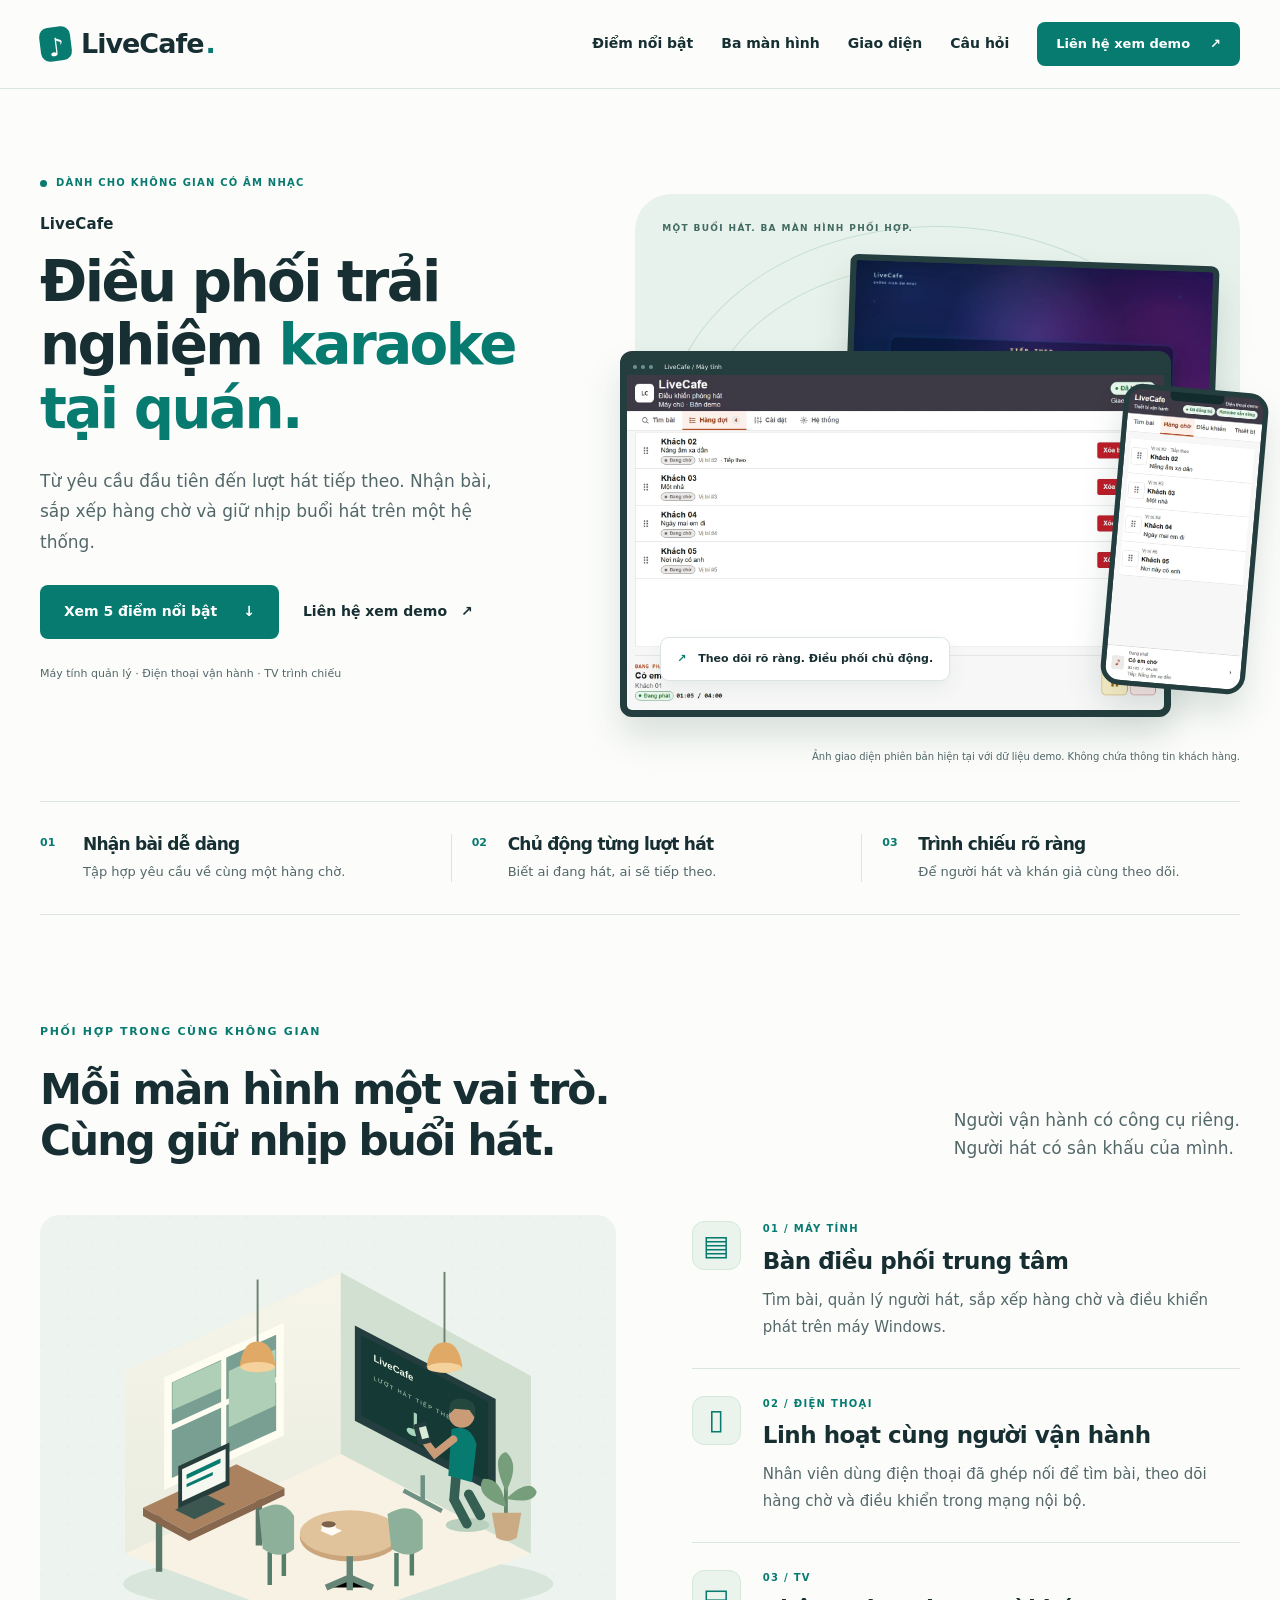
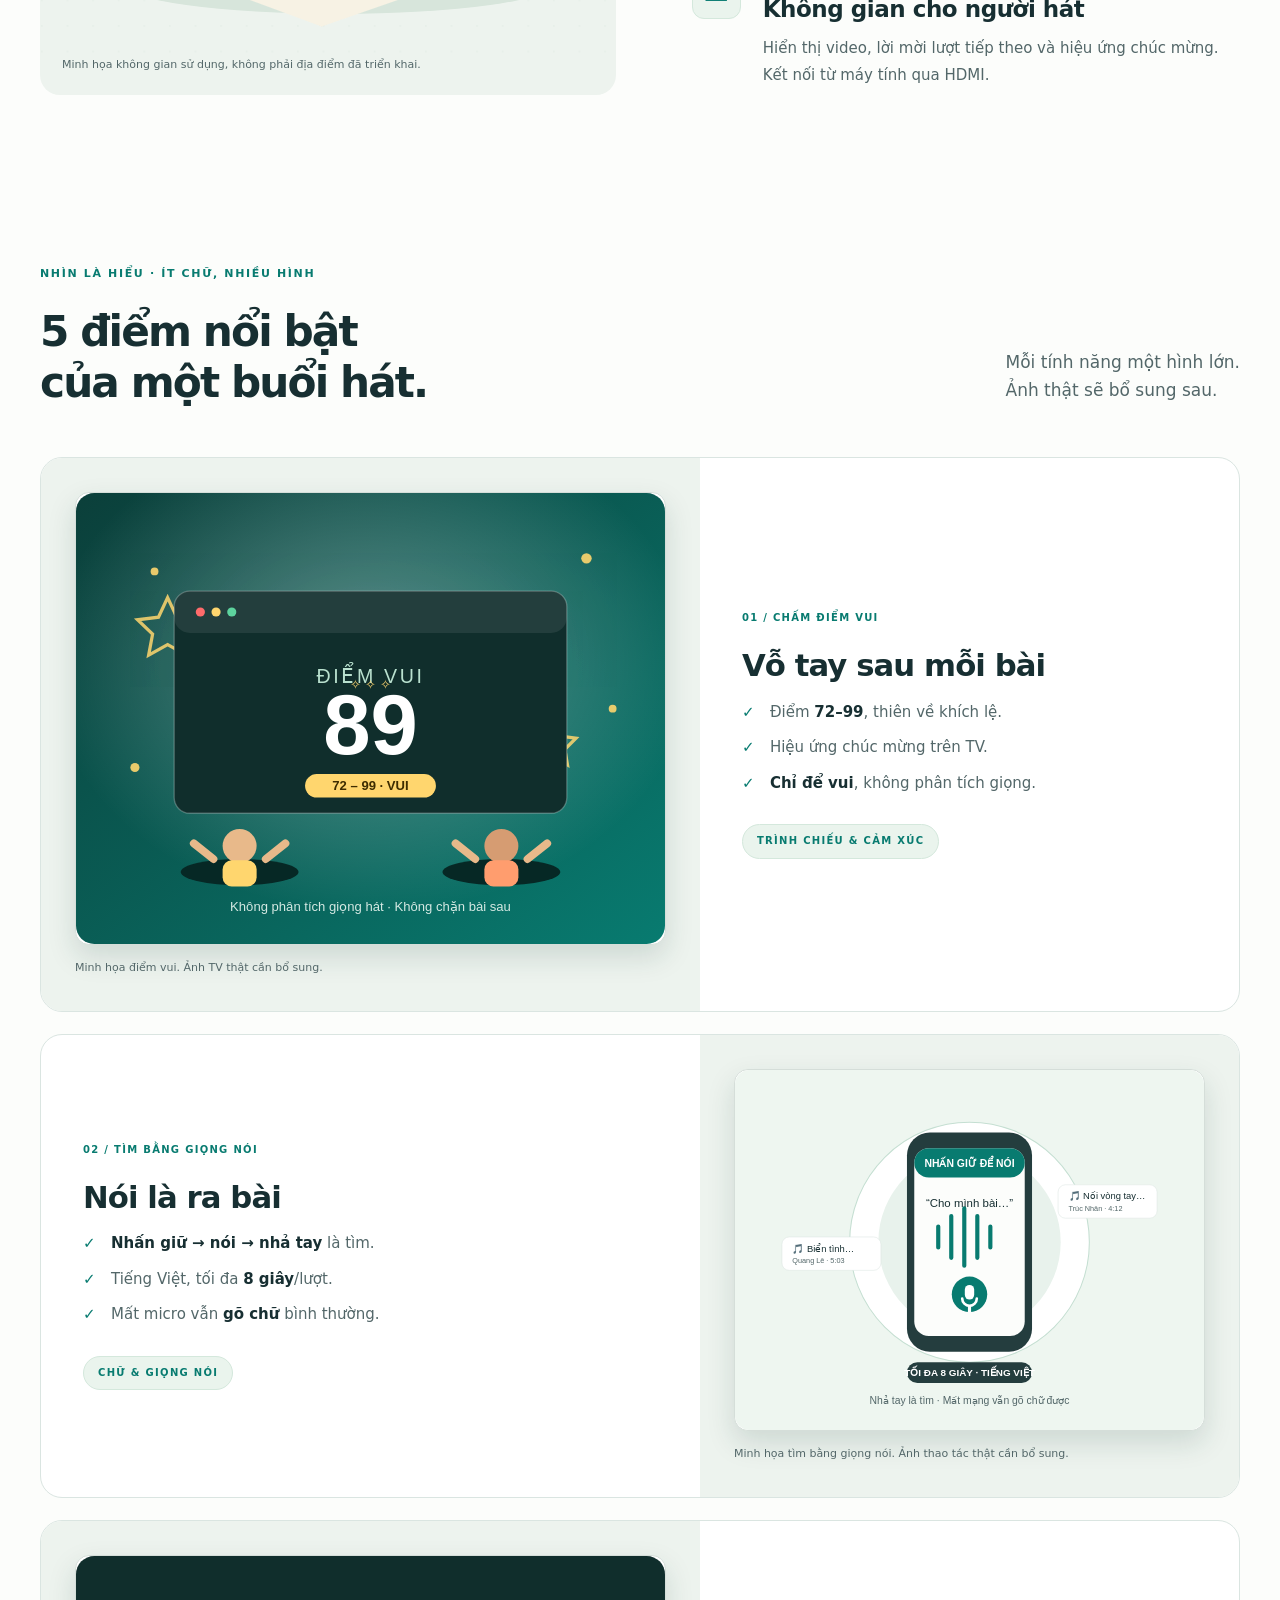
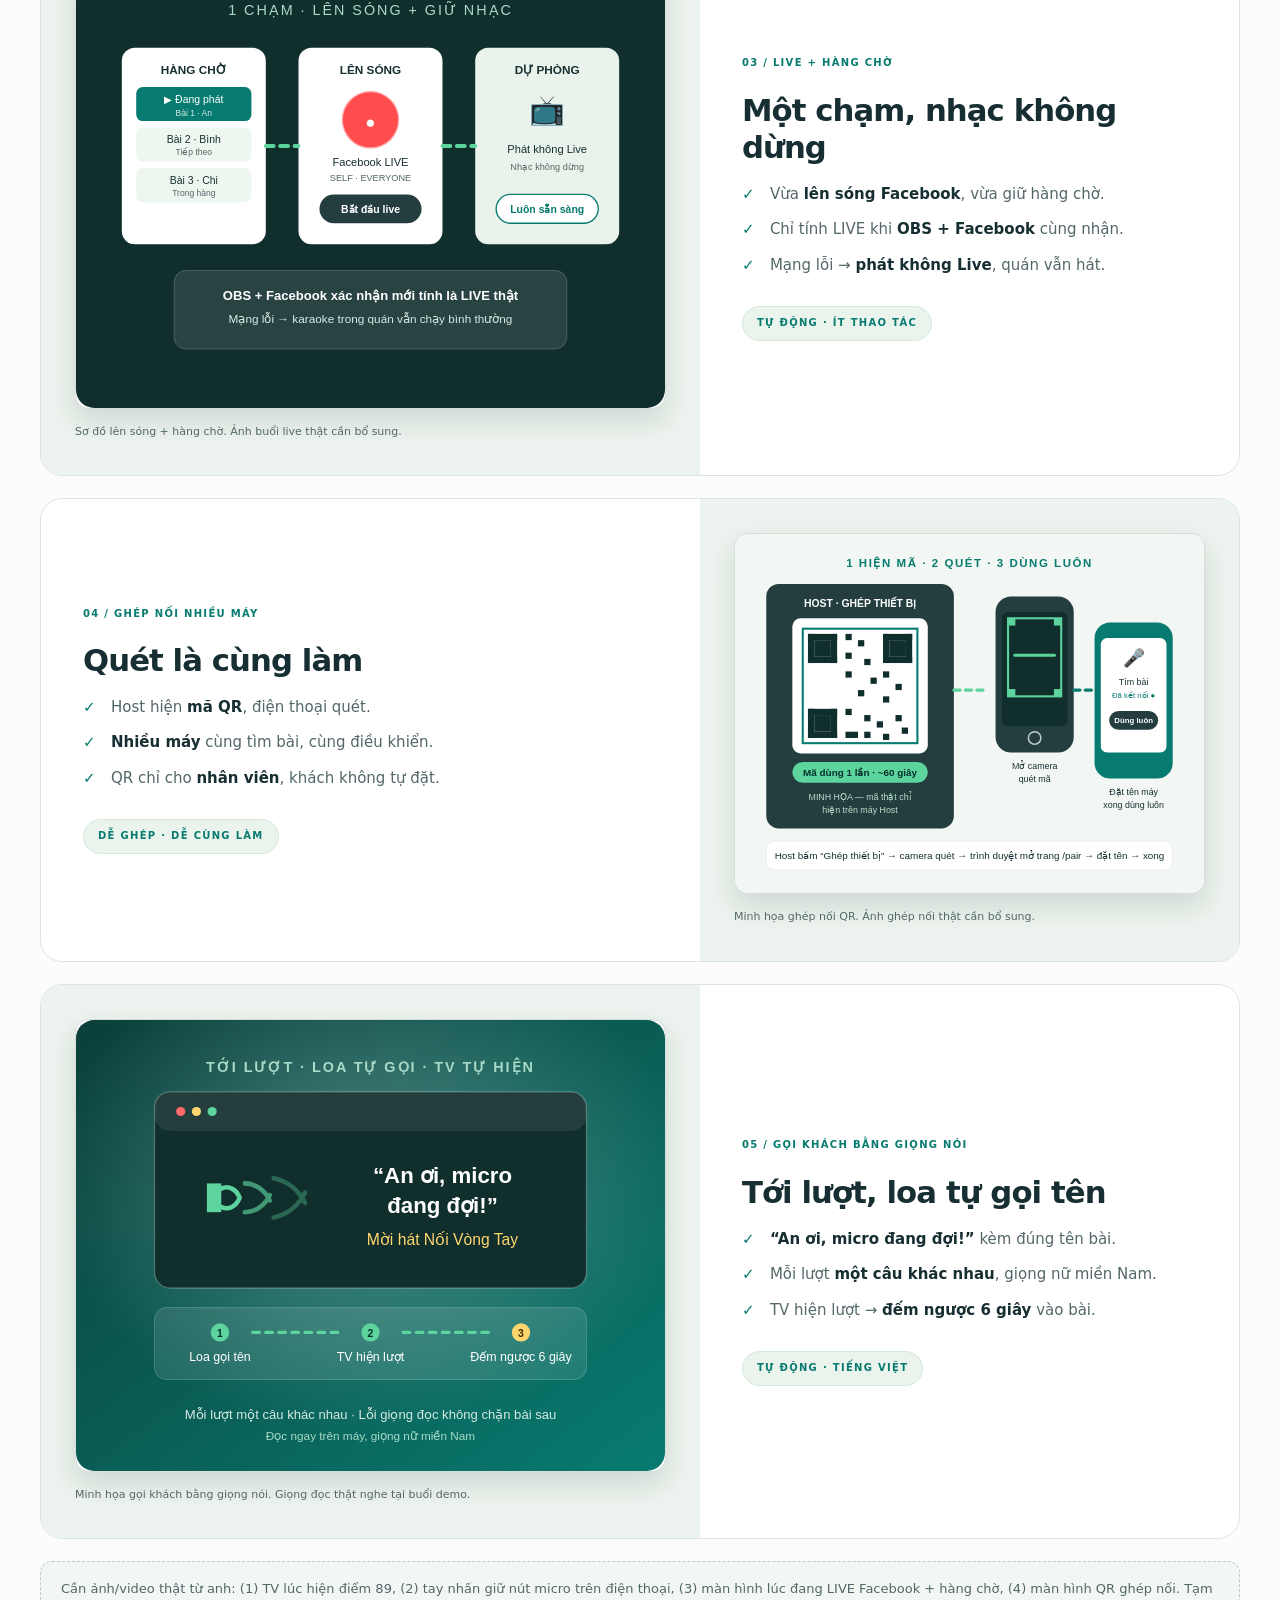
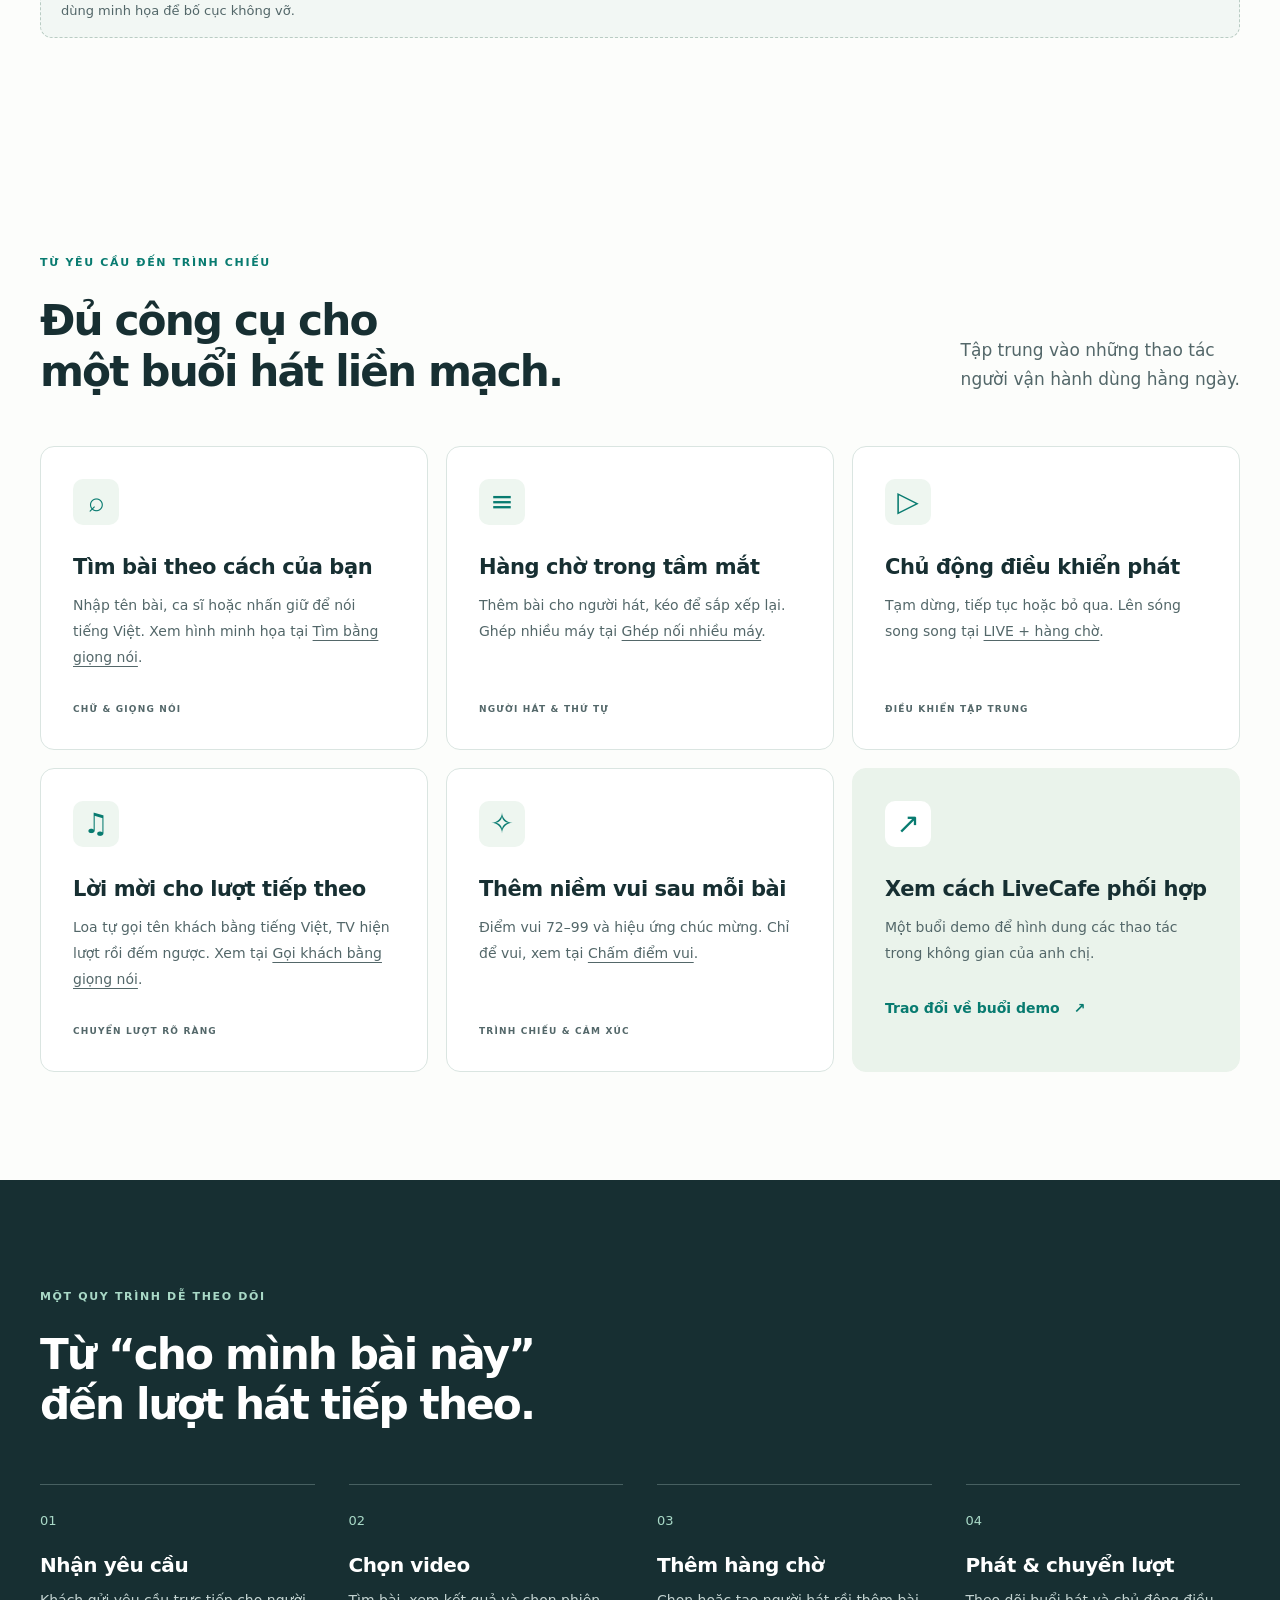
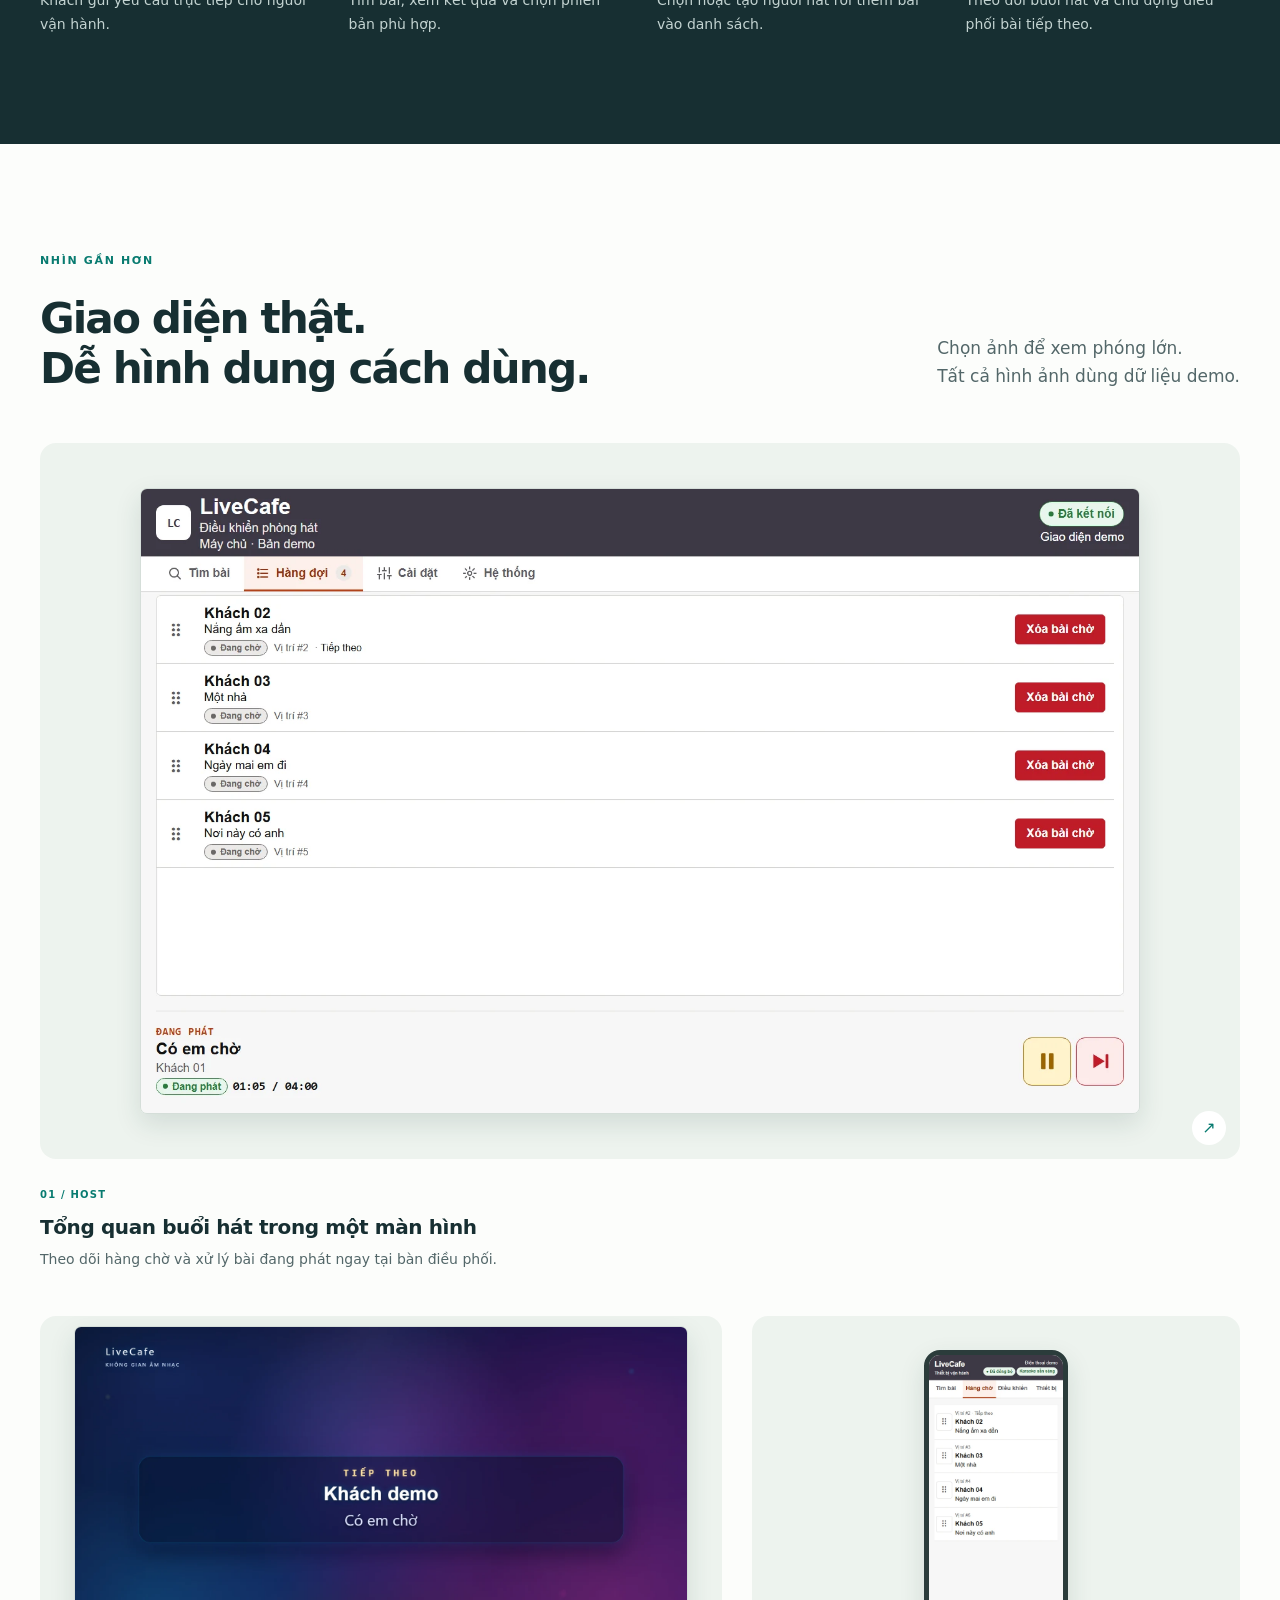
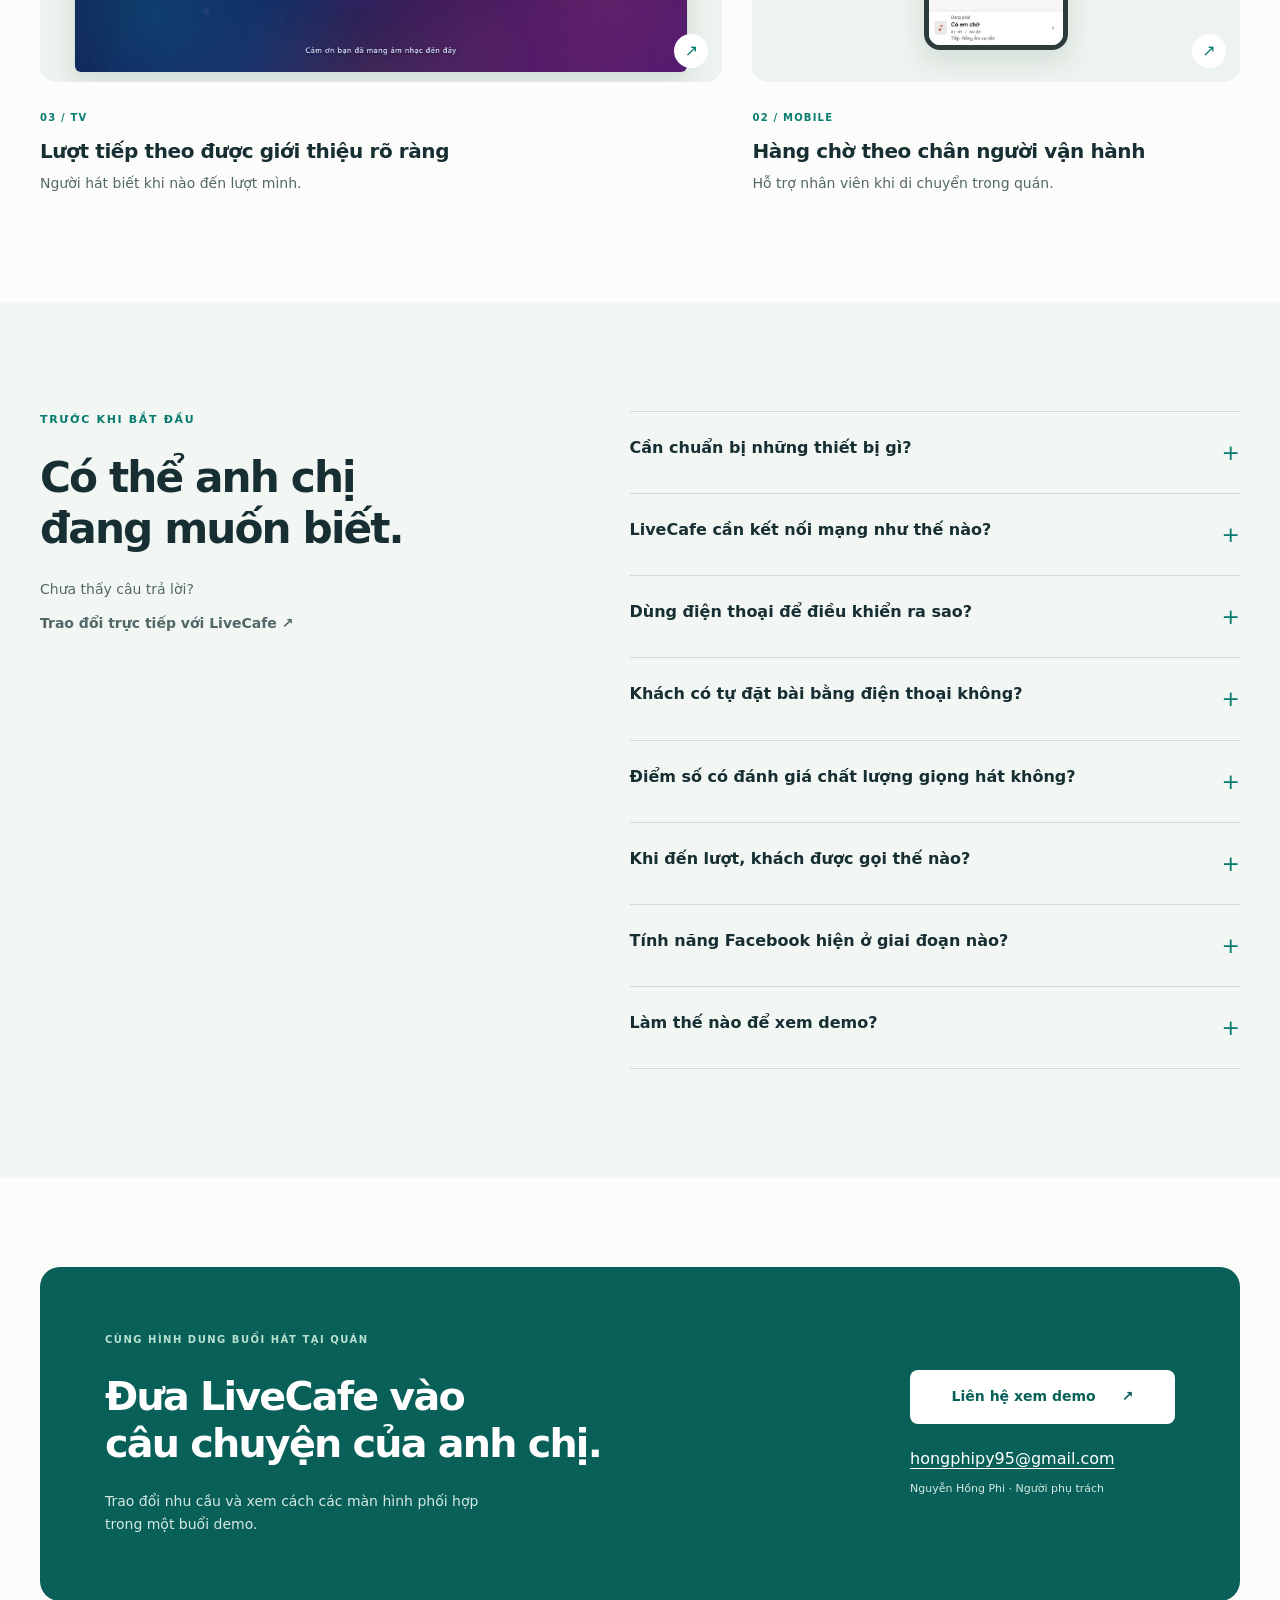
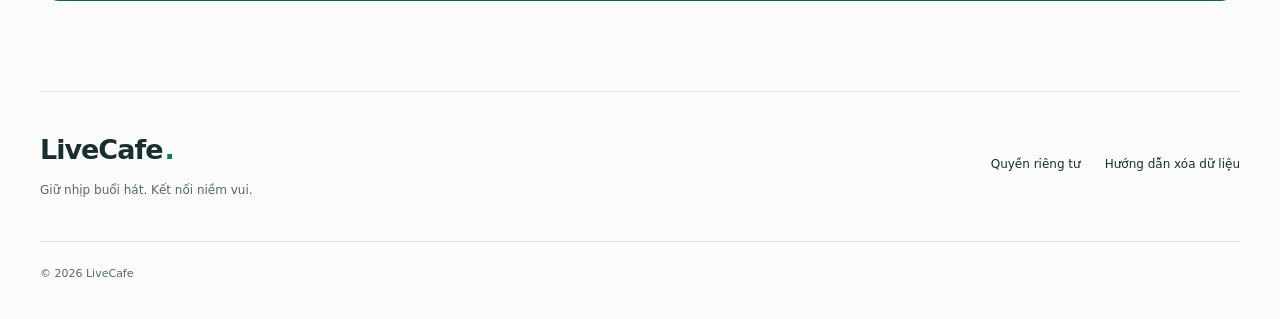
<file: index.html>
<!doctype html>
<html lang="vi">
<head>
  <meta charset="utf-8">
  <meta name="viewport" content="width=device-width,initial-scale=1">
  <meta name="theme-color" content="#087b70">
  <title>LiveCafe — Điều phối trải nghiệm karaoke tại quán</title>
  <meta name="description" content="Nhận yêu cầu bài hát, quản lý hàng chờ và điều phối lượt hát với LiveCafe. Máy tính, điện thoại vận hành và TV cùng phối hợp. Liên hệ xem demo.">
  <link rel="canonical" href="https://hongphipy95.github.io/livecafe-site/">
  <meta property="og:type" content="website">
  <meta property="og:locale" content="vi_VN">
  <meta property="og:title" content="LiveCafe — Điều phối trải nghiệm karaoke tại quán">
  <meta property="og:description" content="Từ yêu cầu đầu tiên đến lượt hát tiếp theo. Khám phá LiveCafe và liên hệ xem demo.">
  <meta property="og:url" content="https://hongphipy95.github.io/livecafe-site/">
  <meta property="og:image" content="https://hongphipy95.github.io/livecafe-site/assets/share.jpg">
  <meta property="og:image:width" content="1200"><meta property="og:image:height" content="630">
  <meta property="og:image:alt" content="LiveCafe — Máy tính, điện thoại và TV phối hợp điều phối karaoke">
  <meta name="twitter:card" content="summary_large_image">
  <link rel="icon" href="assets/favicon.svg" type="image/svg+xml">
  <link rel="stylesheet" href="style.css">
  <script src="site.js" defer></script>
</head>
<body>
<a class="skip-link" href="#main">Đến nội dung chính</a>
<header class="site-header"><div class="container header-inner">
  <a class="wordmark" href="index.html" aria-label="LiveCafe — Trang chủ"><span class="brand-symbol" aria-hidden="true">♪</span>LiveCafe<span class="brand-dot">.</span></a>
  <button class="menu-toggle" type="button" aria-expanded="false" aria-controls="main-nav" hidden>Menu <span aria-hidden="true">☰</span></button>
  <nav id="main-nav" aria-label="Điều hướng chính"><a href="#noi-bat">Điểm nổi bật</a><a href="#ba-man-hinh">Ba màn hình</a><a href="#giao-dien">Giao diện</a><a href="#cau-hoi">Câu hỏi</a><a class="button small" href="#lien-he">Liên hệ xem demo <span aria-hidden="true">↗</span></a></nav>
</div></header>
<main id="main">
<section class="hero container" aria-labelledby="hero-title">
  <div class="hero-copy"><p class="eyebrow"><span class="status-dot" aria-hidden="true"></span> DÀNH CHO KHÔNG GIAN CÓ ÂM NHẠC</p>
    <h1 id="hero-title"><span class="hero-brand">LiveCafe</span>Điều phối trải nghiệm <em>karaoke tại quán.</em></h1>
    <p class="lead">Từ yêu cầu đầu tiên đến lượt hát tiếp theo. Nhận bài, sắp xếp hàng chờ và giữ nhịp buổi hát trên một hệ thống.</p>
    <div class="actions"><a class="button" href="#noi-bat">Xem 5 điểm nổi bật <span aria-hidden="true">↓</span></a><a class="text-link" href="mailto:hongphipy95@gmail.com?subject=LiveCafe%20%E2%80%94%20Li%C3%AAn%20h%E1%BB%87%20xem%20demo">Liên hệ xem demo <span aria-hidden="true">↗</span></a></div>
    <p class="hero-note">Máy tính quản lý · Điện thoại vận hành · TV trình chiếu</p>
  </div>
  <div class="hero-visual"><div class="visual-orbit" aria-hidden="true"></div><span class="visual-caption">MỘT BUỔI HÁT. BA MÀN HÌNH PHỐI HỢP.</span>
    <div class="device desktop-device"><div class="device-bar"><i></i><i></i><i></i><span>LiveCafe / Máy tính</span></div><img src="assets/host.webp" width="1600" height="1000" alt="Giao diện LiveCafe trên máy tính với danh sách người hát, bài chờ và điều khiển bài đang phát" fetchpriority="high"></div>
    <div class="device tv-device"><img src="assets/tv.webp" width="1600" height="900" alt="TV hiển thị lời mời người hát tiếp theo trong dữ liệu demo"></div>
    <div class="device phone-device"><div class="phone-speaker" aria-hidden="true"></div><img src="assets/mobile.webp" width="390" height="844" alt="Điện thoại của người vận hành hiển thị hàng chờ được đồng bộ"></div>
    <span class="visual-tag"><span aria-hidden="true">↗</span> Theo dõi rõ ràng. Điều phối chủ động.</span>
  </div>
</section>
<div class="demo-caption container">Ảnh giao diện phiên bản hiện tại với dữ liệu demo. Không chứa thông tin khách hàng.</div>
<section class="value-strip container" aria-label="Giá trị sử dụng">
 <div><span class="index">01</span><h2>Nhận bài dễ dàng</h2><p>Tập hợp yêu cầu về cùng một hàng chờ.</p></div>
 <div><span class="index">02</span><h2>Chủ động từng lượt hát</h2><p>Biết ai đang hát, ai sẽ tiếp theo.</p></div>
 <div><span class="index">03</span><h2>Trình chiếu rõ ràng</h2><p>Để người hát và khán giả cùng theo dõi.</p></div>
</section>
<section id="ba-man-hinh" class="section screens-section"><div class="container">
 <div class="section-heading"><div><p class="eyebrow">PHỐI HỢP TRONG CÙNG KHÔNG GIAN</p><h2>Mỗi màn hình một vai trò.<br>Cùng giữ nhịp buổi hát.</h2></div><p>Người vận hành có công cụ riêng.<br>Người hát có sân khấu của mình.</p></div>
 <div class="screens-layout"><figure class="venue-figure"><img src="assets/cafe.svg" width="900" height="690" loading="lazy" alt="Minh họa quán cà phê có bàn điều khiển, điện thoại nhân viên và màn hình TV phục vụ buổi hát"><figcaption>Minh họa không gian sử dụng, không phải địa điểm đã triển khai.</figcaption></figure>
 <div class="screen-roles"><article><span class="role-icon" aria-hidden="true">▤</span><div><p class="overline">01 / MÁY TÍNH</p><h3>Bàn điều phối trung tâm</h3><p>Tìm bài, quản lý người hát, sắp xếp hàng chờ và điều khiển phát trên máy Windows.</p></div></article><article><span class="role-icon" aria-hidden="true">▯</span><div><p class="overline">02 / ĐIỆN THOẠI</p><h3>Linh hoạt cùng người vận hành</h3><p>Nhân viên dùng điện thoại đã ghép nối để tìm bài, theo dõi hàng chờ và điều khiển trong mạng nội bộ.</p></div></article><article><span class="role-icon" aria-hidden="true">▭</span><div><p class="overline">03 / TV</p><h3>Không gian cho người hát</h3><p>Hiển thị video, lời mời lượt tiếp theo và hiệu ứng chúc mừng. Kết nối từ máy tính qua HDMI.</p></div></article></div></div>
</div></section>
<section id="noi-bat" class="section showcase-section container" aria-labelledby="noi-bat-title">
 <div class="section-heading"><div><p class="eyebrow">NHÌN LÀ HIỂU · ÍT CHỮ, NHIỀU HÌNH</p><h2 id="noi-bat-title">5 điểm nổi bật<br>của một buổi hát.</h2></div><p>Mỗi tính năng một hình lớn.<br>Ảnh thật sẽ bổ sung sau.</p></div>
 <div class="showcase-list">
  <article id="cham-diem" class="showcase reveal"><figure class="showcase-media"><img src="assets/score-celebration.svg" width="900" height="690" loading="lazy" alt="TV hiển thị điểm vui 89 với hiệu ứng chúc mừng"><figcaption>Minh họa điểm vui. Ảnh TV thật cần bổ sung.</figcaption></figure><div class="showcase-copy"><p class="overline">01 / CHẤM ĐIỂM VUI</p><h3>Vỗ tay sau mỗi bài</h3><ul><li>Điểm <strong>72–99</strong>, thiên về khích lệ.</li><li>Hiệu ứng chúc mừng trên TV.</li><li><strong>Chỉ để vui</strong>, không phân tích giọng.</li></ul><span class="showcase-tag">TRÌNH CHIẾU &amp; CẢM XÚC</span></div></article>
  <article id="giong-noi" class="showcase flip reveal"><figure class="showcase-media"><img src="assets/voice-search.svg" width="900" height="690" loading="lazy" alt="Điện thoại minh họa nhấn giữ để nói tiếng Việt, tối đa 8 giây"><figcaption>Minh họa tìm bằng giọng nói. Ảnh thao tác thật cần bổ sung.</figcaption></figure><div class="showcase-copy"><p class="overline">02 / TÌM BẰNG GIỌNG NÓI</p><h3>Nói là ra bài</h3><ul><li><strong>Nhấn giữ → nói → nhả tay</strong> là tìm.</li><li>Tiếng Việt, tối đa <strong>8 giây</strong>/lượt.</li><li>Mất micro vẫn <strong>gõ chữ</strong> bình thường.</li></ul><span class="showcase-tag">CHỮ &amp; GIỌNG NÓI</span></div></article>
  <article id="live-queue" class="showcase reveal"><figure class="showcase-media"><img src="assets/live-queue.svg" width="900" height="690" loading="lazy" alt="Sơ đồ một chạm vừa phát live Facebook vừa giữ hàng chờ, có lối dự phòng phát không live"><figcaption>Sơ đồ lên sóng + hàng chờ. Ảnh buổi live thật cần bổ sung.</figcaption></figure><div class="showcase-copy"><p class="overline">03 / LIVE + HÀNG CHỜ</p><h3>Một chạm, nhạc không dừng</h3><ul><li>Vừa <strong>lên sóng Facebook</strong>, vừa giữ hàng chờ.</li><li>Chỉ tính LIVE khi <strong>OBS + Facebook</strong> cùng nhận.</li><li>Mạng lỗi → <strong>phát không Live</strong>, quán vẫn hát.</li></ul><span class="showcase-tag">TỰ ĐỘNG · ÍT THAO TÁC</span></div></article>
  <article id="ghep-noi" class="showcase flip reveal"><figure class="showcase-media"><img src="assets/pairing.svg" width="900" height="690" loading="lazy" alt="Máy Host hiện mã QR, ba điện thoại nhân viên cùng kết nối"><figcaption>Minh họa ghép nối QR. Ảnh ghép nối thật cần bổ sung.</figcaption></figure><div class="showcase-copy"><p class="overline">04 / GHÉP NỐI NHIỀU MÁY</p><h3>Quét là cùng làm</h3><ul><li>Host hiện <strong>mã QR</strong>, điện thoại quét.</li><li><strong>Nhiều máy</strong> cùng tìm bài, cùng điều khiển.</li><li>QR chỉ cho <strong>nhân viên</strong>, khách không tự đặt.</li></ul><span class="showcase-tag">DỄ GHÉP · DỄ CÙNG LÀM</span></div></article>
  <article id="goi-khach" class="showcase reveal"><figure class="showcase-media"><img src="assets/voice-invite.svg" width="900" height="690" loading="lazy" alt="Loa đọc câu mời tiếng Việt kèm tên khách và tên bài, TV hiện lượt rồi đếm ngược"><figcaption>Minh họa gọi khách bằng giọng nói. Giọng đọc thật nghe tại buổi demo.</figcaption></figure><div class="showcase-copy"><p class="overline">05 / GỌI KHÁCH BẰNG GIỌNG NÓI</p><h3>Tới lượt, loa tự gọi tên</h3><ul><li><strong>“An ơi, micro đang đợi!”</strong> kèm đúng tên bài.</li><li>Mỗi lượt <strong>một câu khác nhau</strong>, giọng nữ miền Nam.</li><li>TV hiện lượt → <strong>đếm ngược 6 giây</strong> vào bài.</li></ul><span class="showcase-tag">TỰ ĐỘNG · TIẾNG VIỆT</span></div></article>
 </div>
 <p class="asset-note">Cần ảnh/video thật từ anh: (1) TV lúc hiện điểm 89, (2) tay nhấn giữ nút micro trên điện thoại, (3) màn hình lúc đang LIVE Facebook + hàng chờ, (4) màn hình QR ghép nối. Tạm dùng minh họa để bố cục không vỡ.</p>
</section>
<section id="tinh-nang" class="section container">
 <div class="section-heading"><div><p class="eyebrow">TỪ YÊU CẦU ĐẾN TRÌNH CHIẾU</p><h2>Đủ công cụ cho<br>một buổi hát liền mạch.</h2></div><p>Tập trung vào những thao tác<br>người vận hành dùng hằng ngày.</p></div>
 <div class="features-grid">
  <article class="feature"><span class="feature-icon" aria-hidden="true">⌕</span><h3>Tìm bài theo cách của bạn</h3><p>Nhập tên bài, ca sĩ hoặc nhấn giữ để nói tiếng Việt. Xem hình minh họa tại <a href="#giong-noi">Tìm bằng giọng nói</a>.</p><span class="feature-label">CHỮ &amp; GIỌNG NÓI</span></article>
  <article class="feature"><span class="feature-icon" aria-hidden="true">≡</span><h3>Hàng chờ trong tầm mắt</h3><p>Thêm bài cho người hát, kéo để sắp xếp lại. Ghép nhiều máy tại <a href="#ghep-noi">Ghép nối nhiều máy</a>.</p><span class="feature-label">NGƯỜI HÁT &amp; THỨ TỰ</span></article>
  <article class="feature"><span class="feature-icon" aria-hidden="true">▷</span><h3>Chủ động điều khiển phát</h3><p>Tạm dừng, tiếp tục hoặc bỏ qua. Lên sóng song song tại <a href="#live-queue">LIVE + hàng chờ</a>.</p><span class="feature-label">ĐIỀU KHIỂN TẬP TRUNG</span></article>
  <article class="feature"><span class="feature-icon" aria-hidden="true">♫</span><h3>Lời mời cho lượt tiếp theo</h3><p>Loa tự gọi tên khách bằng tiếng Việt, TV hiện lượt rồi đếm ngược. Xem tại <a href="#goi-khach">Gọi khách bằng giọng nói</a>.</p><span class="feature-label">CHUYỂN LƯỢT RÕ RÀNG</span></article>
  <article class="feature"><span class="feature-icon" aria-hidden="true">✧</span><h3>Thêm niềm vui sau mỗi bài</h3><p>Điểm vui 72–99 và hiệu ứng chúc mừng. Chỉ để vui, xem tại <a href="#cham-diem">Chấm điểm vui</a>.</p><span class="feature-label">TRÌNH CHIẾU &amp; CẢM XÚC</span></article>
  <article class="feature feature-note"><span class="feature-icon" aria-hidden="true">↗</span><h3>Xem cách LiveCafe phối hợp</h3><p>Một buổi demo để hình dung các thao tác trong không gian của anh chị.</p><a class="text-link" href="#lien-he">Trao đổi về buổi demo <span aria-hidden="true">↗</span></a></article>
 </div>
</section>
<section class="workflow section"><div class="container"><p class="eyebrow">MỘT QUY TRÌNH DỄ THEO DÕI</p><h2>Từ “cho mình bài này”<br>đến lượt hát tiếp theo.</h2><ol class="steps"><li><span>01</span><h3>Nhận yêu cầu</h3><p>Khách gửi yêu cầu trực tiếp cho người vận hành.</p></li><li><span>02</span><h3>Chọn video</h3><p>Tìm bài, xem kết quả và chọn phiên bản phù hợp.</p></li><li><span>03</span><h3>Thêm hàng chờ</h3><p>Chọn hoặc tạo người hát rồi thêm bài vào danh sách.</p></li><li><span>04</span><h3>Phát & chuyển lượt</h3><p>Theo dõi buổi hát và chủ động điều phối bài tiếp theo.</p></li></ol></div></section>
<section id="giao-dien" class="section container"><div class="section-heading"><div><p class="eyebrow">NHÌN GẦN HƠN</p><h2>Giao diện thật.<br>Dễ hình dung cách dùng.</h2></div><p>Chọn ảnh để xem phóng lớn.<br>Tất cả hình ảnh dùng dữ liệu demo.</p></div>
 <div class="gallery"><figure class="gallery-host"><a class="gallery-link" href="assets/host.webp" data-gallery data-caption="Máy tính — theo dõi người hát, bài chờ và điều khiển phát." aria-label="Phóng lớn giao diện máy tính"><div class="gallery-frame"><img src="assets/host.webp" width="1600" height="1000" loading="lazy" alt="Giao diện máy tính với bốn bài chờ và thanh điều khiển bài đang phát"><span class="zoom" aria-hidden="true">↗</span></div></a><figcaption><span>01 / HOST</span><h3>Tổng quan buổi hát trong một màn hình</h3><p>Theo dõi hàng chờ và xử lý bài đang phát ngay tại bàn điều phối.</p></figcaption></figure>
 <figure class="gallery-mobile"><a class="gallery-link" href="assets/mobile.webp" data-gallery data-caption="Điện thoại — hàng chờ dành cho nhân viên đã ghép nối." aria-label="Phóng lớn giao diện điện thoại"><div class="gallery-frame"><img src="assets/mobile.webp" width="390" height="844" loading="lazy" alt="Hàng chờ trên điện thoại của nhân viên với danh sách bài và người hát demo"><span class="zoom" aria-hidden="true">↗</span></div></a><figcaption><span>02 / MOBILE</span><h3>Hàng chờ theo chân người vận hành</h3><p>Hỗ trợ nhân viên khi di chuyển trong quán.</p></figcaption></figure>
 <figure class="gallery-tv"><a class="gallery-link" href="assets/tv.webp" data-gallery data-caption="TV — lời mời lượt tiếp theo, dành cho người hát và khán giả." aria-label="Phóng lớn giao diện TV"><div class="gallery-frame"><img src="assets/tv.webp" width="1600" height="900" loading="lazy" alt="TV hiển thị tên người hát demo và tên bài sắp phát"><span class="zoom" aria-hidden="true">↗</span></div></a><figcaption><span>03 / TV</span><h3>Lượt tiếp theo được giới thiệu rõ ràng</h3><p>Người hát biết khi nào đến lượt mình.</p></figcaption></figure></div>
</section>
<section id="cau-hoi" class="section faq-section"><div class="container faq-layout"><div><p class="eyebrow">TRƯỚC KHI BẮT ĐẦU</p><h2>Có thể anh chị<br>đang muốn biết.</h2><p>Chưa thấy câu trả lời?<br><a class="text-link" href="#lien-he">Trao đổi trực tiếp với LiveCafe ↗</a></p></div><div class="faq-list">
 <details><summary>Cần chuẩn bị những thiết bị gì?</summary><p>Một máy tính Windows, TV hoặc màn hình kết nối HDMI và hệ thống âm thanh phù hợp với quán. Điện thoại là công cụ bổ sung cho nhân viên vận hành. Khi trao đổi demo, anh chị có thể gửi thông tin thiết bị đang có để cùng kiểm tra cách bố trí.</p></details>
 <details><summary>LiveCafe cần kết nối mạng như thế nào?</summary><p>Cần Internet để tìm và phát video trực tuyến. Điện thoại vận hành kết nối mạng nội bộ với máy tính Host. Chất lượng phát còn phụ thuộc đường truyền và nguồn video.</p></details>
 <details><summary>Dùng điện thoại để điều khiển ra sao?</summary><p>Người vận hành ghép nối điện thoại từ máy Host, sau đó dùng giao diện trên trình duyệt để tìm bài, quản lý hàng chờ và điều khiển. Tìm bằng giọng nói trên điện thoại cần kết nối HTTPS tin cậy và quyền sử dụng micro.</p></details>
 <details><summary>Khách có tự đặt bài bằng điện thoại không?</summary><p>Phiên bản hiện tại dành quyền chọn và thêm bài cho người vận hành. Khách gửi yêu cầu trực tiếp cho nhân viên. Mã QR được dùng để ghép nối thiết bị vận hành, không phải để khách tự đặt bài.</p></details>
 <details><summary>Điểm số có đánh giá chất lượng giọng hát không?</summary><p>Không. Điểm số và hiệu ứng chúc mừng chỉ mang tính giải trí, giúp tạo không khí cho buổi hát. LiveCafe không dùng điểm này để phân tích hay đánh giá giọng hát.</p></details>
 <details><summary>Khi đến lượt, khách được gọi thế nào?</summary><p>Loa tự đọc câu mời tiếng Việt kèm tên khách và tên bài, ví dụ “An ơi, micro đang đợi!”. Mỗi lượt một câu khác nhau, TV hiện tên người lên hát rồi đếm ngược 6 giây vào bài. Giọng đọc chạy ngay trên máy; nếu lỗi, bài tiếp theo vẫn chạy bình thường. Nghe thử tại <a href="#goi-khach">Gọi khách bằng giọng nói</a>.</p></details>
 <details><summary>Tính năng Facebook hiện ở giai đoạn nào?</summary><p>Luồng thiết kế: Host <strong>Cài đặt → Cấu hình Facebook → Lưu → Kiểm tra</strong>, chọn SELF/EVERYONE cho từng bài, một chạm lên sóng song song hàng chờ; chỉ tính LIVE khi OBS và Facebook cùng xác nhận, nếu không sẽ <strong>phát không Live</strong> để nhạc không dừng. Livestream công khai chưa giới thiệu là khả năng đã hoàn thiện; demo hiện tập trung vào karaoke và điều phối tại quán. Xem sơ đồ tại <a href="#live-queue">LIVE + hàng chờ</a>.</p></details>
 <details><summary>Làm thế nào để xem demo?</summary><p>Gửi email đến <a href="mailto:hongphipy95@gmail.com?subject=LiveCafe%20%E2%80%94%20Li%C3%AAn%20h%E1%BB%87%20xem%20demo">hongphipy95@gmail.com</a> với tiêu đề “LiveCafe — Liên hệ xem demo”. Anh chị có thể mô tả ngắn không gian, thiết bị hiện có và nội dung muốn xem.</p></details>
 </div></div></section>
<section id="lien-he" class="contact-section container"><div class="contact-card"><div><p class="eyebrow">CÙNG HÌNH DUNG BUỔI HÁT TẠI QUÁN</p><h2>Đưa LiveCafe vào<br>câu chuyện của anh chị.</h2><p>Trao đổi nhu cầu và xem cách các màn hình phối hợp<br class="desktop-break"> trong một buổi demo.</p></div><div class="contact-actions"><a class="button light" href="mailto:hongphipy95@gmail.com?subject=LiveCafe%20%E2%80%94%20Li%C3%AAn%20h%E1%BB%87%20xem%20demo">Liên hệ xem demo <span aria-hidden="true">↗</span></a><a class="email" href="mailto:hongphipy95@gmail.com?subject=LiveCafe%20%E2%80%94%20Li%C3%AAn%20h%E1%BB%87%20xem%20demo">hongphipy95@gmail.com</a><p>Nguyễn Hồng Phi · Người phụ trách</p></div></div></section>
</main>
<footer class="site-footer container"><div><a class="wordmark" href="index.html">LiveCafe<span class="brand-dot">.</span></a><p>Giữ nhịp buổi hát. Kết nối niềm vui.</p></div><nav aria-label="Chính sách"><a href="privacy.html">Quyền riêng tư</a><a href="data-deletion.html">Hướng dẫn xóa dữ liệu</a></nav><p class="copyright">© 2026 LiveCafe</p></footer>
<dialog class="lightbox" aria-labelledby="lightbox-caption"><button type="button" class="close-lightbox" aria-label="Đóng ảnh phóng lớn">Đóng <span aria-hidden="true">×</span></button><img alt=""><p id="lightbox-caption"></p></dialog>
</body></html>
</file>
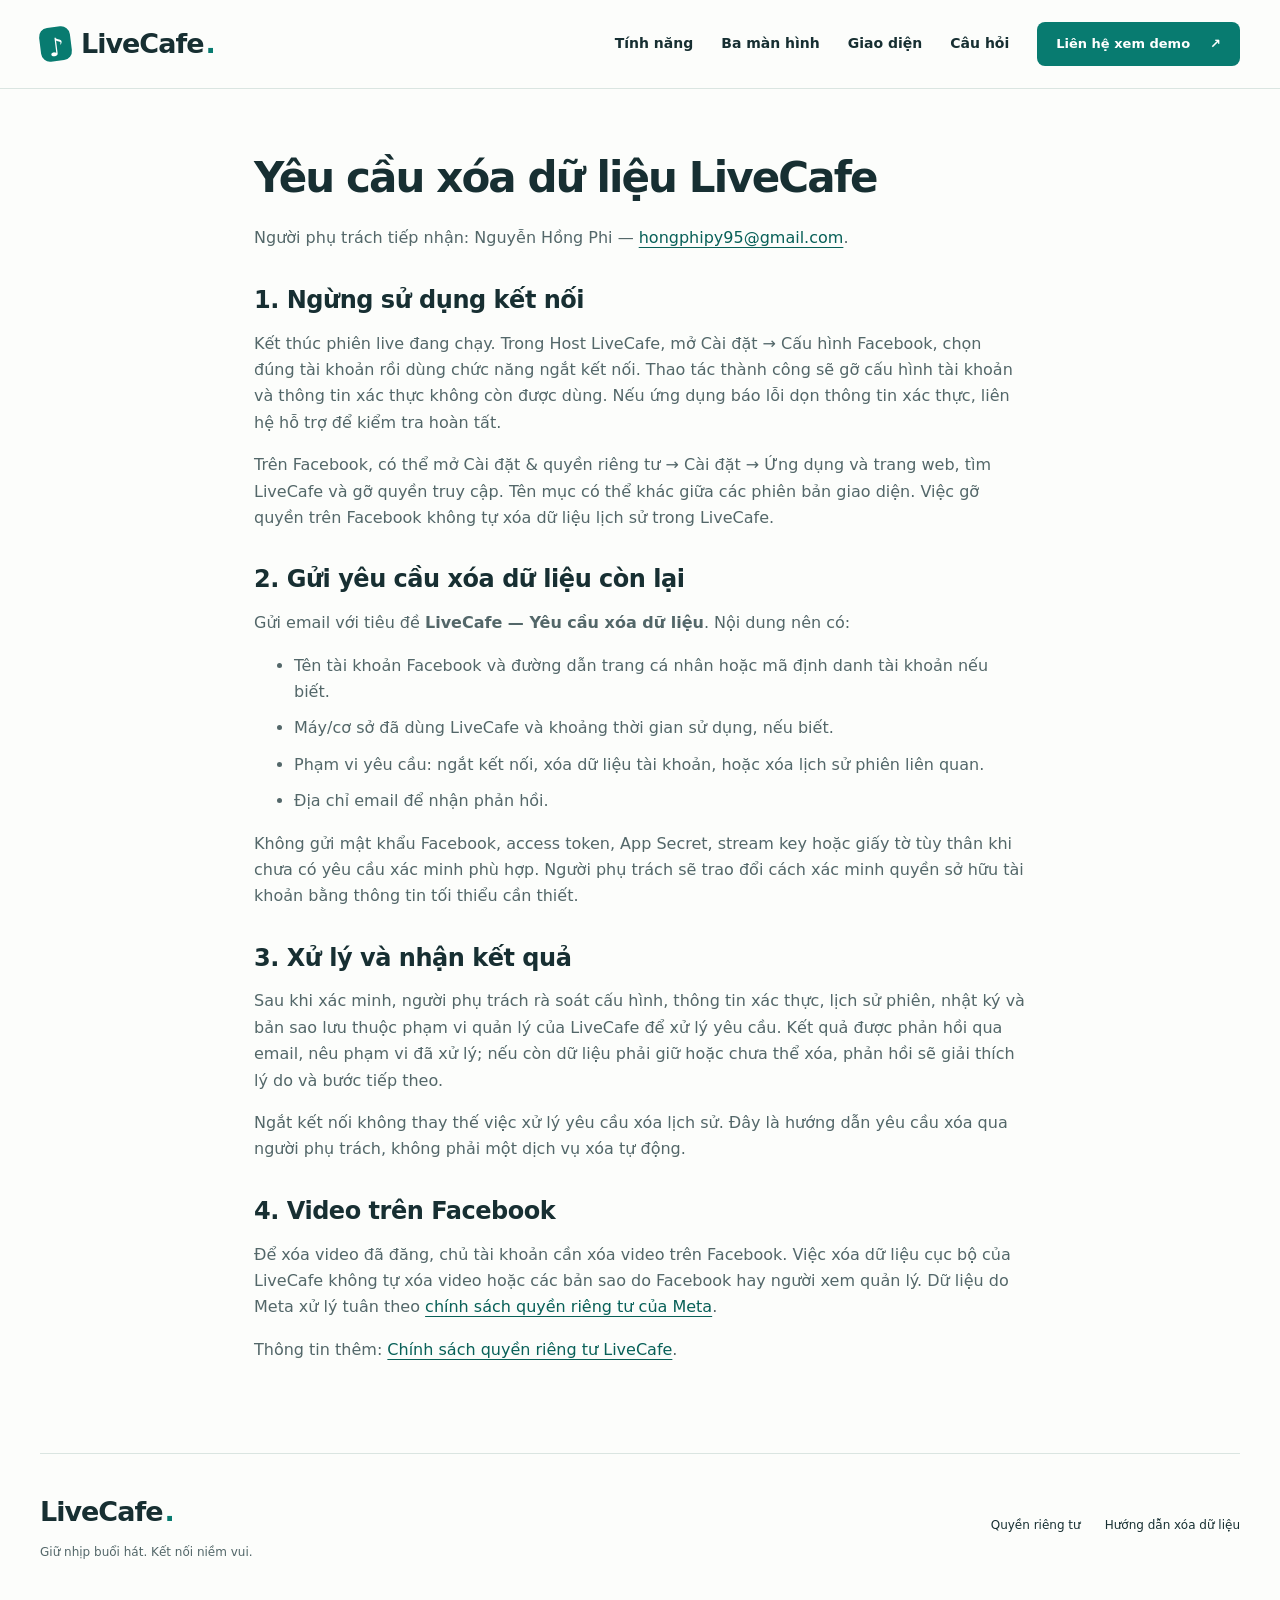
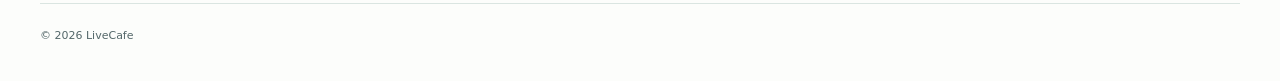
<file: data-deletion.html>
<!doctype html>
<html lang="vi"><head><meta charset="utf-8"><meta name="viewport" content="width=device-width,initial-scale=1"><title>Hướng dẫn xóa dữ liệu — LiveCafe</title><link rel="stylesheet" href="style.css"><meta name="description" content="Hướng dẫn liên hệ yêu cầu xóa dữ liệu thuộc phạm vi LiveCafe quản lý."><meta name="theme-color" content="#087b70"><link rel="icon" href="assets/favicon.svg" type="image/svg+xml"><link rel="canonical" href="https://hongphipy95.github.io/livecafe-site/data-deletion.html"><script src="site.js" defer></script></head>
<body><a class="skip-link" href="#main">Đến nội dung chính</a><header class="site-header"><div class="container header-inner">
  <a class="wordmark" href="index.html" aria-label="LiveCafe — Trang chủ"><span class="brand-symbol" aria-hidden="true">♪</span>LiveCafe<span class="brand-dot">.</span></a>
  <button class="menu-toggle" type="button" aria-expanded="false" aria-controls="main-nav" hidden>Menu <span aria-hidden="true">☰</span></button>
  <nav id="main-nav" aria-label="Điều hướng chính"><a href="index.html#tinh-nang">Tính năng</a><a href="index.html#ba-man-hinh">Ba màn hình</a><a href="index.html#giao-dien">Giao diện</a><a href="index.html#cau-hoi">Câu hỏi</a><a class="button small" href="index.html#lien-he">Liên hệ xem demo <span aria-hidden="true">↗</span></a></nav>
</div></header><main id="main" class="policy"><h1>Yêu cầu xóa dữ liệu LiveCafe</h1>
<p>Người phụ trách tiếp nhận: Nguyễn Hồng Phi — <a href="mailto:hongphipy95@gmail.com">hongphipy95@gmail.com</a>.</p>
<h2>1. Ngừng sử dụng kết nối</h2><p>Kết thúc phiên live đang chạy. Trong Host LiveCafe, mở Cài đặt → Cấu hình Facebook, chọn đúng tài khoản rồi dùng chức năng ngắt kết nối. Thao tác thành công sẽ gỡ cấu hình tài khoản và thông tin xác thực không còn được dùng. Nếu ứng dụng báo lỗi dọn thông tin xác thực, liên hệ hỗ trợ để kiểm tra hoàn tất.</p>
<p>Trên Facebook, có thể mở Cài đặt &amp; quyền riêng tư → Cài đặt → Ứng dụng và trang web, tìm LiveCafe và gỡ quyền truy cập. Tên mục có thể khác giữa các phiên bản giao diện. Việc gỡ quyền trên Facebook không tự xóa dữ liệu lịch sử trong LiveCafe.</p>
<h2>2. Gửi yêu cầu xóa dữ liệu còn lại</h2><p>Gửi email với tiêu đề <strong>LiveCafe — Yêu cầu xóa dữ liệu</strong>. Nội dung nên có:</p><ul>
<li>Tên tài khoản Facebook và đường dẫn trang cá nhân hoặc mã định danh tài khoản nếu biết.</li>
<li>Máy/cơ sở đã dùng LiveCafe và khoảng thời gian sử dụng, nếu biết.</li>
<li>Phạm vi yêu cầu: ngắt kết nối, xóa dữ liệu tài khoản, hoặc xóa lịch sử phiên liên quan.</li>
<li>Địa chỉ email để nhận phản hồi.</li></ul>
<p>Không gửi mật khẩu Facebook, access token, App Secret, stream key hoặc giấy tờ tùy thân khi chưa có yêu cầu xác minh phù hợp. Người phụ trách sẽ trao đổi cách xác minh quyền sở hữu tài khoản bằng thông tin tối thiểu cần thiết.</p>
<h2>3. Xử lý và nhận kết quả</h2><p>Sau khi xác minh, người phụ trách rà soát cấu hình, thông tin xác thực, lịch sử phiên, nhật ký và bản sao lưu thuộc phạm vi quản lý của LiveCafe để xử lý yêu cầu. Kết quả được phản hồi qua email, nêu phạm vi đã xử lý; nếu còn dữ liệu phải giữ hoặc chưa thể xóa, phản hồi sẽ giải thích lý do và bước tiếp theo.</p>
<p>Ngắt kết nối không thay thế việc xử lý yêu cầu xóa lịch sử. Đây là hướng dẫn yêu cầu xóa qua người phụ trách, không phải một dịch vụ xóa tự động.</p>
<h2>4. Video trên Facebook</h2><p>Để xóa video đã đăng, chủ tài khoản cần xóa video trên Facebook. Việc xóa dữ liệu cục bộ của LiveCafe không tự xóa video hoặc các bản sao do Facebook hay người xem quản lý. Dữ liệu do Meta xử lý tuân theo <a href="https://www.facebook.com/privacy/policy/">chính sách quyền riêng tư của Meta</a>.</p>
<p>Thông tin thêm: <a href="privacy.html">Chính sách quyền riêng tư LiveCafe</a>.</p>
</main><footer class="site-footer container"><div><a class="wordmark" href="index.html">LiveCafe<span class="brand-dot">.</span></a><p>Giữ nhịp buổi hát. Kết nối niềm vui.</p></div><nav aria-label="Chính sách"><a href="privacy.html">Quyền riêng tư</a><a href="data-deletion.html">Hướng dẫn xóa dữ liệu</a></nav><p class="copyright">© 2026 LiveCafe</p></footer></body></html>
</file>
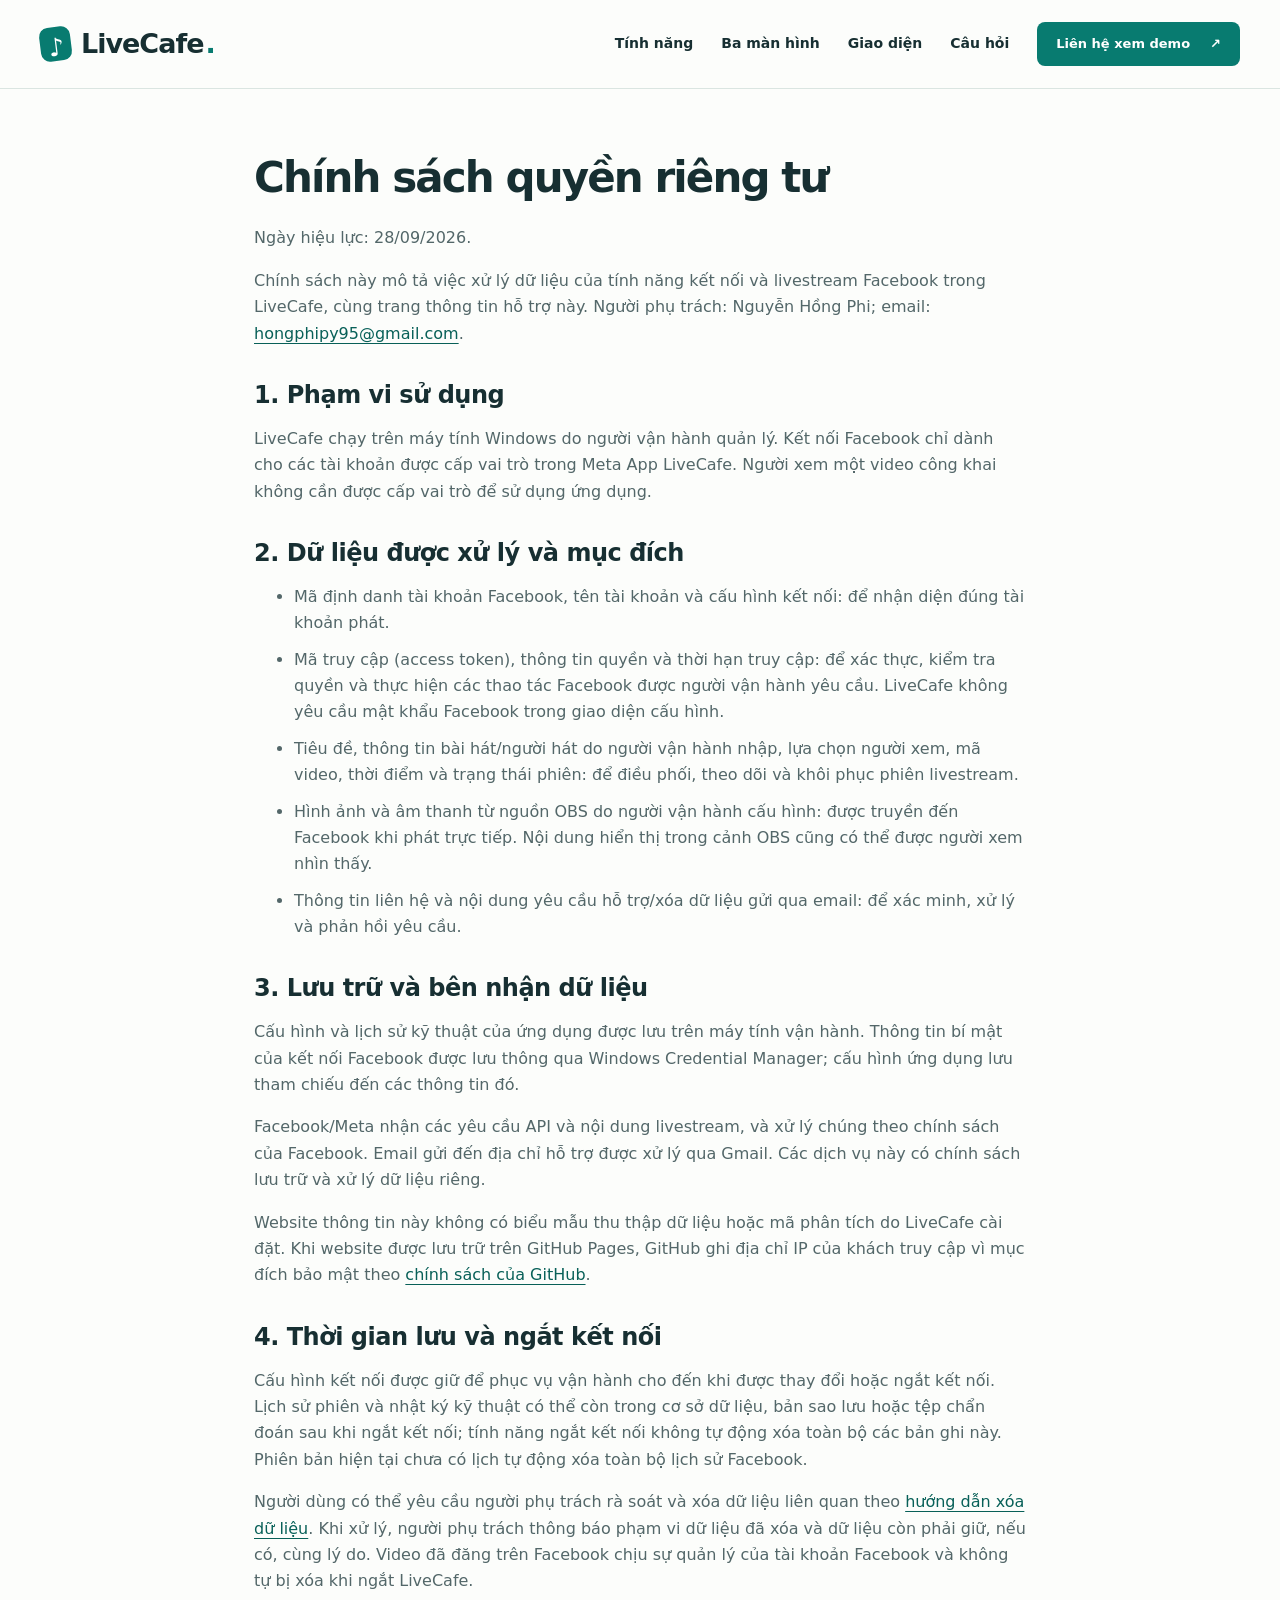
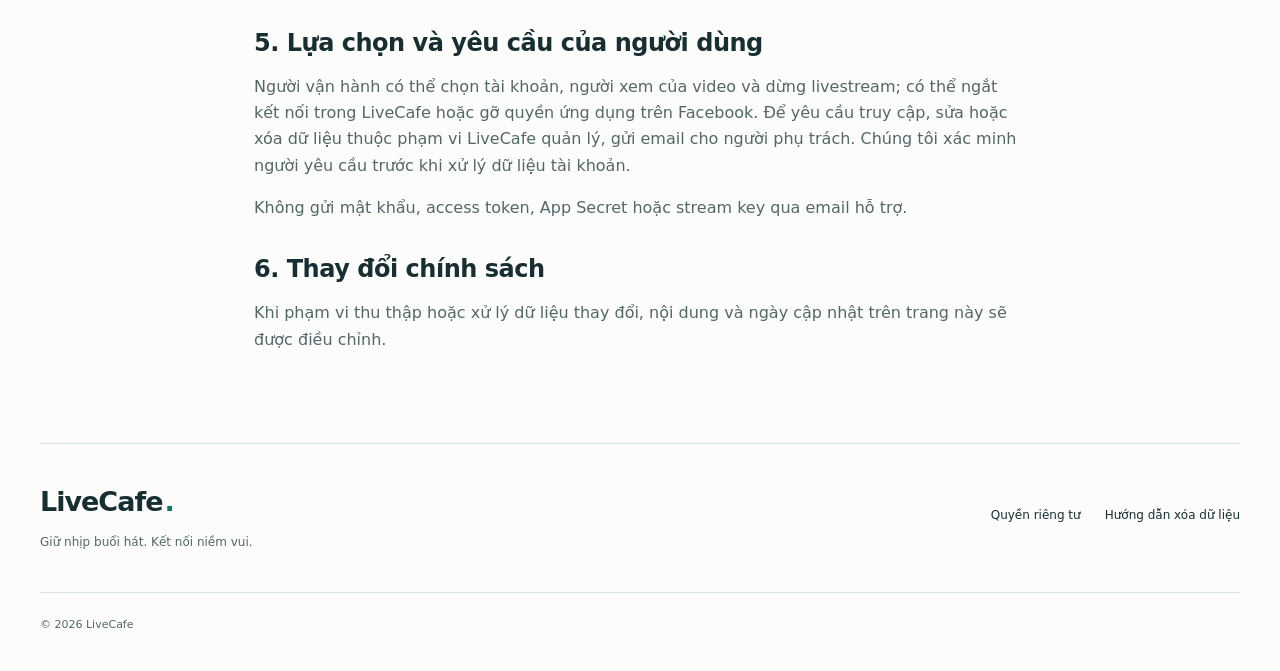
<file: privacy.html>
<!doctype html>
<html lang="vi"><head><meta charset="utf-8"><meta name="viewport" content="width=device-width,initial-scale=1"><title>Chính sách quyền riêng tư — LiveCafe</title><link rel="stylesheet" href="style.css"><meta name="description" content="Thông tin về quyền riêng tư và xử lý dữ liệu trong LiveCafe."><meta name="theme-color" content="#087b70"><link rel="icon" href="assets/favicon.svg" type="image/svg+xml"><link rel="canonical" href="https://hongphipy95.github.io/livecafe-site/privacy.html"><script src="site.js" defer></script></head>
<body><a class="skip-link" href="#main">Đến nội dung chính</a><header class="site-header"><div class="container header-inner">
  <a class="wordmark" href="index.html" aria-label="LiveCafe — Trang chủ"><span class="brand-symbol" aria-hidden="true">♪</span>LiveCafe<span class="brand-dot">.</span></a>
  <button class="menu-toggle" type="button" aria-expanded="false" aria-controls="main-nav" hidden>Menu <span aria-hidden="true">☰</span></button>
  <nav id="main-nav" aria-label="Điều hướng chính"><a href="index.html#tinh-nang">Tính năng</a><a href="index.html#ba-man-hinh">Ba màn hình</a><a href="index.html#giao-dien">Giao diện</a><a href="index.html#cau-hoi">Câu hỏi</a><a class="button small" href="index.html#lien-he">Liên hệ xem demo <span aria-hidden="true">↗</span></a></nav>
</div></header><main id="main" class="policy"><h1>Chính sách quyền riêng tư</h1><p>Ngày hiệu lực: 28/09/2026.</p>
<p>Chính sách này mô tả việc xử lý dữ liệu của tính năng kết nối và livestream Facebook trong LiveCafe, cùng trang thông tin hỗ trợ này. Người phụ trách: Nguyễn Hồng Phi; email: <a href="mailto:hongphipy95@gmail.com">hongphipy95@gmail.com</a>.</p>
<h2>1. Phạm vi sử dụng</h2><p>LiveCafe chạy trên máy tính Windows do người vận hành quản lý. Kết nối Facebook chỉ dành cho các tài khoản được cấp vai trò trong Meta App LiveCafe. Người xem một video công khai không cần được cấp vai trò để sử dụng ứng dụng.</p>
<h2>2. Dữ liệu được xử lý và mục đích</h2><ul>
<li>Mã định danh tài khoản Facebook, tên tài khoản và cấu hình kết nối: để nhận diện đúng tài khoản phát.</li>
<li>Mã truy cập (access token), thông tin quyền và thời hạn truy cập: để xác thực, kiểm tra quyền và thực hiện các thao tác Facebook được người vận hành yêu cầu. LiveCafe không yêu cầu mật khẩu Facebook trong giao diện cấu hình.</li>
<li>Tiêu đề, thông tin bài hát/người hát do người vận hành nhập, lựa chọn người xem, mã video, thời điểm và trạng thái phiên: để điều phối, theo dõi và khôi phục phiên livestream.</li>
<li>Hình ảnh và âm thanh từ nguồn OBS do người vận hành cấu hình: được truyền đến Facebook khi phát trực tiếp. Nội dung hiển thị trong cảnh OBS cũng có thể được người xem nhìn thấy.</li>
<li>Thông tin liên hệ và nội dung yêu cầu hỗ trợ/xóa dữ liệu gửi qua email: để xác minh, xử lý và phản hồi yêu cầu.</li>
</ul>
<h2>3. Lưu trữ và bên nhận dữ liệu</h2><p>Cấu hình và lịch sử kỹ thuật của ứng dụng được lưu trên máy tính vận hành. Thông tin bí mật của kết nối Facebook được lưu thông qua Windows Credential Manager; cấu hình ứng dụng lưu tham chiếu đến các thông tin đó.</p>
<p>Facebook/Meta nhận các yêu cầu API và nội dung livestream, và xử lý chúng theo chính sách của Facebook. Email gửi đến địa chỉ hỗ trợ được xử lý qua Gmail. Các dịch vụ này có chính sách lưu trữ và xử lý dữ liệu riêng.</p>
<p>Website thông tin này không có biểu mẫu thu thập dữ liệu hoặc mã phân tích do LiveCafe cài đặt. Khi website được lưu trữ trên GitHub Pages, GitHub ghi địa chỉ IP của khách truy cập vì mục đích bảo mật theo <a href="https://docs.github.com/en/site-policy/privacy-policies/github-general-privacy-statement">chính sách của GitHub</a>.</p>
<h2>4. Thời gian lưu và ngắt kết nối</h2><p>Cấu hình kết nối được giữ để phục vụ vận hành cho đến khi được thay đổi hoặc ngắt kết nối. Lịch sử phiên và nhật ký kỹ thuật có thể còn trong cơ sở dữ liệu, bản sao lưu hoặc tệp chẩn đoán sau khi ngắt kết nối; tính năng ngắt kết nối không tự động xóa toàn bộ các bản ghi này. Phiên bản hiện tại chưa có lịch tự động xóa toàn bộ lịch sử Facebook.</p>
<p>Người dùng có thể yêu cầu người phụ trách rà soát và xóa dữ liệu liên quan theo <a href="data-deletion.html">hướng dẫn xóa dữ liệu</a>. Khi xử lý, người phụ trách thông báo phạm vi dữ liệu đã xóa và dữ liệu còn phải giữ, nếu có, cùng lý do. Video đã đăng trên Facebook chịu sự quản lý của tài khoản Facebook và không tự bị xóa khi ngắt LiveCafe.</p>
<h2>5. Lựa chọn và yêu cầu của người dùng</h2><p>Người vận hành có thể chọn tài khoản, người xem của video và dừng livestream; có thể ngắt kết nối trong LiveCafe hoặc gỡ quyền ứng dụng trên Facebook. Để yêu cầu truy cập, sửa hoặc xóa dữ liệu thuộc phạm vi LiveCafe quản lý, gửi email cho người phụ trách. Chúng tôi xác minh người yêu cầu trước khi xử lý dữ liệu tài khoản.</p>
<p>Không gửi mật khẩu, access token, App Secret hoặc stream key qua email hỗ trợ.</p>
<h2>6. Thay đổi chính sách</h2><p>Khi phạm vi thu thập hoặc xử lý dữ liệu thay đổi, nội dung và ngày cập nhật trên trang này sẽ được điều chỉnh.</p>
</main><footer class="site-footer container"><div><a class="wordmark" href="index.html">LiveCafe<span class="brand-dot">.</span></a><p>Giữ nhịp buổi hát. Kết nối niềm vui.</p></div><nav aria-label="Chính sách"><a href="privacy.html">Quyền riêng tư</a><a href="data-deletion.html">Hướng dẫn xóa dữ liệu</a></nav><p class="copyright">© 2026 LiveCafe</p></footer></body></html>
</file>
<file: style.css>
@charset "UTF-8";
:root{--ink:#172f32;--muted:#536769;--teal:#087b70;--teal-dark:#086058;--line:#dae5e1;--mist:#f2f7f4;--paper:#fcfdfb;--radius:20px;--font:system-ui,-apple-system,"Segoe UI",sans-serif}
*{box-sizing:border-box}html{scroll-behavior:smooth;scroll-padding-top:105px}body{margin:0;background:var(--paper);color:var(--ink);font-family:var(--font);font-size:16px;line-height:1.65}body.modal-open{overflow:hidden}a{color:inherit;text-underline-offset:4px}button{font:inherit;cursor:pointer}img{display:block;max-width:100%;height:auto}button,a,summary{-webkit-tap-highlight-color:transparent}a:focus-visible,button:focus-visible,summary:focus-visible{outline:3px solid #c46116;outline-offset:5px}h1,h2,h3,p,figure{margin:0}h1,h2,h3{line-height:1.2}h1,h2{letter-spacing:-.045em}h3{letter-spacing:-.02em}p{color:var(--muted)}.container{width:min(1240px,calc(100% - 80px));margin-inline:auto}.section{padding-block:108px}.eyebrow{font-size:11px;font-weight:750;letter-spacing:.15em;color:var(--teal);margin-bottom:24px}.section h2{font-size:clamp(32px,3.3vw,48px);font-weight:650}.section-heading{display:flex;justify-content:space-between;align-items:flex-end;gap:40px;margin-bottom:48px}.section-heading>p{font-size:17px;max-width:350px;padding-bottom:5px}.wordmark{text-decoration:none;font-size:27px;font-weight:750;letter-spacing:-1px;display:inline-flex;align-items:center;gap:2px}.brand-dot{color:var(--teal)}.brand-symbol{display:inline-grid;place-items:center;background:var(--teal);color:white;width:31px;height:34px;border-radius:9px;font-size:25px;margin-right:8px;transform:rotate(-7deg)}.site-header{position:sticky;top:0;z-index:20;background:rgba(252,253,251,.97);border-bottom:1px solid var(--line)}.header-inner{min-height:88px;display:flex;align-items:center;justify-content:space-between;gap:28px}.site-header nav{display:flex;align-items:center;gap:28px}.site-header nav>a:not(.button){text-decoration:none;font-size:14px;font-weight:550}.site-header nav>a:hover{color:var(--teal)}.button{min-height:52px;padding:14px 23px;display:inline-flex;justify-content:center;align-items:center;gap:26px;background:var(--teal);color:#fff;border:1px solid transparent;border-radius:8px;text-decoration:none;font-size:14px;font-weight:650;transition:background .18s,transform .18s}.button:hover{background:var(--teal-dark);color:#fff!important;transform:translateY(-2px)}.button.small{min-height:44px;padding:10px 18px;font-size:13px;gap:20px}.text-link{font-size:14px;font-weight:650;text-decoration:none;display:inline-flex;align-items:center;gap:14px;min-height:44px}.text-link:hover{color:var(--teal);text-decoration:underline}.skip-link{position:fixed;top:-100px;left:20px;background:#fff;padding:12px;z-index:100}.skip-link:focus{top:12px}.menu-toggle{display:none;background:none;border:1px solid var(--line);border-radius:7px;min-height:44px;padding:7px 12px;color:var(--ink)}.menu-toggle[hidden]{display:none}
.hero{display:grid;grid-template-columns:.95fr 1.05fr;align-items:center;gap:48px;padding-top:86px;padding-bottom:66px;min-height:660px}.hero .eyebrow{font-size:10px;letter-spacing:.12em;display:flex;align-items:center;gap:9px}.status-dot{width:7px;height:7px;flex:none;border-radius:50%;background:var(--teal)}h1{font-size:clamp(40px,4.4vw,61px);font-weight:650;line-height:1.13}.hero-brand{display:block;font-size:15px;letter-spacing:.01em;margin-bottom:17px;font-weight:650}.hero h1 em{font-style:normal;color:var(--teal)}.lead{font-size:17px;line-height:1.8;margin-top:25px;max-width:475px}.actions{display:flex;gap:24px;align-items:center;flex-wrap:wrap;margin-top:28px}.hero-note{font-size:11px;margin-top:26px}.hero-visual{position:relative;min-width:0;height:470px;background:#e8f2ec;border-radius:36px 36px 110px 36px}.visual-orbit{position:absolute;inset:32px;border:1px solid #c5dfd2;border-radius:50%}.visual-orbit:after{content:"";position:absolute;inset:36px;border:1px solid #c5dfd2;border-radius:50%}.visual-caption{position:absolute;top:27px;left:27px;font-size:9px;letter-spacing:.15em;color:#416a61;font-weight:700}.device{position:absolute;overflow:hidden;border:7px solid #243d3e;border-radius:12px;background:#243d3e;box-shadow:0 20px 35px #123f3226}.desktop-device{top:157px;left:-15px;width:91%;z-index:2}.device-bar{height:17px;display:flex;align-items:center;gap:4px;padding:0 6px;color:#eef6f2;font-size:6px}.device-bar i{width:4px;height:4px;border-radius:50%;background:#6f9490}.device-bar span{margin-left:7px}.tv-device{width:61%;top:66px;right:24px;border-width:6px;transform:rotate(2deg);border-radius:8px}.phone-device{width:24%;right:-17px;top:194px;z-index:3;border-radius:19px;border-width:5px;transform:rotate(5deg)}.phone-speaker{height:9px;width:40%;background:#122b2d;border-radius:0 0 5px 5px;position:absolute;top:0;left:30%}.visual-tag{position:absolute;bottom:-17px;left:25px;z-index:4;background:white;border:1px solid var(--line);box-shadow:0 8px 20px #143b3010;padding:12px 16px;border-radius:9px;font-size:11px;font-weight:650}.visual-tag span{color:var(--teal);margin-right:8px}.demo-caption{text-align:right;font-size:10px;color:var(--muted);padding-bottom:35px}.value-strip{border-block:1px solid var(--line);display:grid;grid-template-columns:repeat(3,1fr);padding-block:32px;gap:32px}.value-strip>div{position:relative;padding-left:43px}.value-strip>div+div{border-left:1px solid var(--line);padding-left:56px}.index{position:absolute;left:0;top:0;font-size:11px;font-weight:650;color:var(--teal)}.value-strip>div+div .index{left:20px}.value-strip h2{font-size:17px;margin-bottom:7px}.value-strip p{font-size:13px}
.screens-section{padding-bottom:90px}.screens-layout{display:grid;grid-template-columns:1.05fr 1fr;gap:76px;align-items:center}.venue-figure{margin:0;background:#edf3ee;border-radius:var(--radius);overflow:hidden}.venue-figure img{width:100%}.venue-figure figcaption{padding:0 22px 21px;font-size:11px;color:var(--muted)}.screen-roles article{display:flex;gap:22px;padding-block:27px;border-bottom:1px solid var(--line)}.screen-roles article:first-child{padding-top:0}.screen-roles article:last-child{border-bottom:0;padding-bottom:0}.role-icon{display:grid;place-items:center;width:49px;height:49px;flex:none;background:#eaf4ed;border:1px solid #d4e8dc;color:var(--teal);border-radius:12px;font-size:28px}.overline{font-size:10px;letter-spacing:.13em;color:var(--teal);font-weight:700;margin-bottom:10px}.screen-roles h3{font-size:23px;margin-bottom:11px}.screen-roles p:not(.overline){font-size:15px;line-height:1.8}.features-grid{display:grid;grid-template-columns:repeat(3,1fr);gap:18px}.feature{border:1px solid var(--line);border-radius:14px;padding:32px;display:flex;flex-direction:column;align-items:flex-start;background:#fff;min-height:304px}.feature-icon{height:46px;width:46px;display:grid;place-items:center;color:var(--teal);background:#eef6f0;border-radius:10px;font-size:28px;margin-bottom:30px}.feature h3{font-size:21px;margin-bottom:13px}.feature p{font-size:14px;line-height:1.85}.feature-label{margin-top:auto;padding-top:27px;font-size:9px;letter-spacing:.13em;font-weight:650;color:var(--muted)}.feature-note{background:#eaf3eb;border-color:#eaf3eb}.feature-note .feature-icon{background:#fff}.feature-note .text-link{margin-top:20px;color:var(--teal)}.workflow{background:var(--ink);color:#fff}.workflow .eyebrow{color:#a9d9c7}.workflow h2{max-width:660px}.steps{padding:0;list-style:none;display:grid;grid-template-columns:repeat(4,1fr);gap:34px;margin:53px 0 0}.steps li{border-top:1px solid #476061;padding-top:22px}.steps span{color:#a9d9c7;font-size:13px}.steps h3{font-size:20px;margin:20px 0 12px}.steps p{font-size:14px;color:#c3d3d1}.gallery{display:grid;grid-template-columns:1.4fr 1fr;gap:45px 30px}.gallery-host{grid-column:1/-1}.gallery-frame{position:relative;background:#edf3ee;border-radius:16px;overflow:hidden;padding:34px;transition:background .2s}.gallery-frame:hover{background:#e0ece2}.gallery-host .gallery-frame{padding:45px 90px}.gallery-frame img{width:100%;border-radius:7px;box-shadow:0 10px 26px #153d3420;border:1px solid #d5ded9}.gallery-host img{max-width:1000px;margin:auto}.gallery-mobile{grid-column:2;grid-row:2}.gallery-tv{grid-column:1;grid-row:2}.gallery-mobile .gallery-frame{height:366px}.gallery-mobile img{height:300px;width:auto;margin:auto;border:5px solid #2b3c3b;border-radius:16px}.gallery-tv .gallery-frame{height:366px;display:flex;align-items:center;padding:34px}.zoom{position:absolute;bottom:14px;right:14px;width:34px;height:34px;border-radius:50%;background:white;display:grid;place-items:center;color:var(--teal)}.gallery figcaption{padding-top:21px}.gallery figcaption>span{font-size:10px;font-weight:700;letter-spacing:.12em;color:var(--teal)}.gallery h3{font-size:20px;margin-top:9px;margin-bottom:9px}.gallery p{font-size:14px}.gallery-link{display:block;border-radius:16px}.faq-section{background:var(--mist)}.faq-layout{display:grid;grid-template-columns:.9fr 1.1fr;gap:90px}.faq-layout>div>p:last-child{margin-top:24px;font-size:14px}.faq-list details{border-bottom:1px solid #cddbd3}.faq-list details:first-child{border-top:1px solid #cddbd3}.faq-list summary{list-style:none;display:flex;justify-content:space-between;gap:24px;padding:23px 0;cursor:pointer;font-size:16px;font-weight:650;line-height:1.6}.faq-list summary::-webkit-details-marker{display:none}.faq-list summary:after{content:"+";font-size:22px;color:var(--teal);font-weight:400;flex:none}.faq-list details[open] summary:after{content:"−"}.faq-list details>p{padding:0 28px 23px 0;font-size:14px;line-height:1.9}.contact-section{padding-block:90px}.contact-card{background:var(--teal-dark);color:white;border-radius:20px;padding:65px;display:flex;justify-content:space-between;align-items:center;gap:40px}.contact-card .eyebrow{color:#b9e1cf;font-size:10px}.contact-card h2{font-size:clamp(30px,3.1vw,44px);font-weight:600}.contact-card p:not(.eyebrow){color:#d5e9e3;margin-top:22px;font-size:14px}.contact-actions{display:flex;flex-direction:column;align-items:flex-start;flex:none}.button.light{background:#fff;color:var(--teal-dark);min-width:265px}.button.light:hover{background:#e6f3e9;color:var(--teal-dark)!important}.email{font-size:16px;font-weight:500;margin-top:22px;user-select:text}.contact-actions p{font-size:11px!important;margin-top:8px!important}.site-footer{display:flex;gap:32px;flex-wrap:wrap;justify-content:space-between;align-items:center;border-top:1px solid var(--line);padding-block:36px}.site-footer p{font-size:12px;margin-top:8px}.site-footer nav{display:flex;gap:24px;font-size:12px}.site-footer nav a{text-decoration:none}.site-footer nav a:hover{text-decoration:underline}.copyright{width:100%;border-top:1px solid var(--line);padding-top:23px;font-size:11px!important}.lightbox{border:0;border-radius:12px;padding:60px 24px 20px;background:#fcfdfb;width:min(1250px,94vw);max-height:92dvh;color:var(--ink)}.lightbox::backdrop{background:#092828db}.lightbox img{max-width:100%;max-height:70dvh;object-fit:contain;margin:auto}.lightbox p{text-align:center;margin-top:16px;font-size:14px}.close-lightbox{position:absolute;top:10px;right:14px;min-height:40px;padding:6px 15px;border:1px solid #b9ccc3;border-radius:7px;background:white;color:var(--ink)}.close-lightbox span{font-size:22px;margin-left:10px}.policy{max-width:820px;margin:65px auto 90px;padding:0 24px;overflow-wrap:anywhere}.policy h1{font-size:42px;margin-bottom:24px}.policy h2{font-size:24px;letter-spacing:-.02em;margin:34px 0 16px}.policy p{margin:16px 0}.policy li{color:var(--muted);margin:10px 0}.policy a{color:var(--teal-dark)}
@media(min-width:1500px){.hero{gap:65px;min-height:700px}.hero-visual{height:490px}.desktop-device{top:165px}.phone-device{top:200px}}
@media(max-width:1100px){.container{width:calc(100% - 48px)}.site-header nav{gap:17px}.site-header nav>a:not(.button){font-size:12px}.hero{gap:28px}.hero-visual{height:385px}.desktop-device{top:135px}.tv-device{top:57px}.phone-device{top:160px}.visual-caption{font-size:8px;left:20px}.visual-tag{font-size:9px;left:15px;bottom:-5px}.hero-note{font-size:10px}.screens-layout{gap:40px}.feature{padding:25px}.feature h3{font-size:19px}.faq-layout{gap:45px}.contact-card{padding:45px}.actions{gap:14px}.hero .button{padding-inline:17px;gap:14px}.hero .text-link{font-size:13px}}
@media(max-width:800px){.header-inner{min-height:74px;flex-wrap:wrap;gap:0}.site-header nav{width:100%;flex-wrap:wrap;padding:15px 0;gap:14px 22px}.site-header nav>a:not(.button){font-size:14px}.js .menu-toggle{display:block}.js .site-header nav{display:none}.js .site-header nav.is-open{display:flex}.hero{grid-template-columns:1fr;padding-top:55px;padding-bottom:38px;gap:45px}.hero-copy{max-width:600px}.hero h1{font-size:52px;max-width:550px}.hero-visual{height:470px;max-width:620px;width:calc(100% - 30px);margin-inline:auto}.desktop-device{top:155px}.tv-device{top:60px}.phone-device{top:180px}.visual-caption{font-size:10px}.visual-tag{font-size:11px;bottom:0}.demo-caption{text-align:center;font-size:10px;padding-top:5px}.value-strip{gap:15px}.value-strip>div{padding-left:0!important}.value-strip>div+div{padding-left:20px!important}.index{position:static;display:block;margin-bottom:10px}.value-strip h2{font-size:16px}.value-strip p{font-size:12px}.section{padding-block:74px}.section-heading{gap:28px}.section-heading>p{font-size:14px}.screens-layout{gap:35px;grid-template-columns:1fr}.venue-figure{max-width:560px}.screen-roles{display:grid;grid-template-columns:repeat(3,1fr);gap:20px}.screen-roles article{display:block;padding:0;border:0}.role-icon{margin-bottom:18px}.screen-roles h3{font-size:19px}.screen-roles p:not(.overline){font-size:13px}.overline{font-size:9px}.features-grid{grid-template-columns:repeat(2,1fr)}.steps{grid-template-columns:repeat(2,1fr);gap:35px}.gallery-host .gallery-frame{padding:25px}.gallery-mobile .gallery-frame,.gallery-tv .gallery-frame{height:300px;padding:24px}.gallery-mobile img{height:252px}.gallery h3{font-size:18px}.gallery p{font-size:13px}.faq-layout{grid-template-columns:1fr;gap:35px}.contact-section{padding-block:65px}.contact-card{align-items:flex-start;flex-direction:column;gap:30px}.contact-actions{width:100%}.contact-card p:not(.eyebrow){margin-top:15px}.contact-actions .button{min-width:260px}.contact-actions .email{margin-top:20px}}
@media(max-width:480px){.container{width:calc(100% - 40px)}.wordmark{font-size:24px}.brand-symbol{width:27px;height:30px}.hero{padding-top:38px;gap:36px;padding-bottom:24px}.hero .eyebrow{font-size:8px;letter-spacing:.08em;margin-bottom:20px}.hero h1{font-size:40px;line-height:1.17}.hero-brand{font-size:13px;margin-bottom:14px}.lead{font-size:15px;margin-top:20px}.actions{gap:10px;margin-top:22px}.hero .button{font-size:13px;min-height:49px}.hero .text-link{font-size:12px;gap:7px}.hero-note{font-size:9px;line-height:1.8;margin-top:18px}.hero-visual{height:285px;width:calc(100% - 14px);border-radius:23px 23px 65px 23px}.visual-caption{top:18px;left:17px;font-size:6px;letter-spacing:.1em}.tv-device{top:43px;right:15px;border-width:4px}.desktop-device{left:-8px;top:110px;border-width:4px;border-radius:8px}.phone-device{top:132px;right:-12px;border-width:3px;border-radius:13px;width:25%}.device-bar{height:11px;font-size:4px}.device-bar i{width:3px;height:3px}.visual-tag{font-size:7px;padding:9px;left:9px;bottom:2px}.visual-orbit{inset:20px}.demo-caption{font-size:8px;padding-bottom:26px}.value-strip{grid-template-columns:1fr;padding-block:25px;gap:22px}.value-strip>div,.value-strip>div+div{padding-left:39px!important;border:0}.index{position:absolute;top:0;left:0!important}.value-strip h2{font-size:17px}.value-strip p{font-size:13px}.section{padding-block:58px}.section h2{font-size:32px}.section .eyebrow{font-size:9px;margin-bottom:17px;letter-spacing:.1em}.section-heading{display:block;margin-bottom:30px}.section-heading>p{margin-top:20px}.section-heading>p br{display:none}.screen-roles{display:block}.screen-roles article{display:flex;gap:17px;padding-block:22px;border-bottom:1px solid var(--line)}.screen-roles h3{font-size:20px}.screen-roles p:not(.overline){font-size:14px}.role-icon{width:42px;height:42px}.features-grid{grid-template-columns:1fr;gap:14px}.feature{min-height:0;padding:26px}.feature-icon{margin-bottom:21px}.feature h3{font-size:21px}.feature-label{padding-top:20px}.steps{gap:30px 22px;margin-top:32px}.steps h3{font-size:17px}.steps p{font-size:13px}.gallery{display:flex;flex-direction:column;gap:32px}.gallery-host .gallery-frame{padding:15px}.gallery-mobile .gallery-frame{height:360px}.gallery-mobile img{height:312px}.gallery-tv .gallery-frame{height:auto;padding:20px}.gallery h3{font-size:20px}.gallery p{font-size:14px}.faq-list summary{font-size:15px;padding:20px 0;gap:18px}.faq-list details>p{padding-right:0}.contact-section{padding-block:50px}.contact-card{padding:30px 25px;border-radius:14px}.contact-card h2{font-size:31px}.contact-card .eyebrow{font-size:8px;letter-spacing:.09em}.contact-card p:not(.eyebrow){font-size:14px}.contact-actions .button{min-width:0;width:100%;gap:18px}.contact-actions .email{font-size:14px;overflow-wrap:anywhere}.desktop-break{display:none}.site-footer{gap:25px;padding-top:30px}.site-footer nav{flex-direction:column;gap:13px}.copyright{margin-top:0!important}.policy{margin-top:40px;padding-inline:20px}.policy h1{font-size:34px}.policy h2{font-size:22px}.lightbox{padding:60px 12px 16px}.lightbox p{font-size:12px}}
@media(prefers-reduced-motion:reduce){html{scroll-behavior:auto}*,*::before,*::after{animation:none!important;transition:none!important}}
@media(prefers-reduced-motion:no-preference){.hero-copy{animation:appear .5s ease-out both}.hero-visual{animation:appear .65s ease-out both}@keyframes appear{from{opacity:0;transform:translateY(10px)}to{opacity:1;transform:none}}}
.showcase-section{padding-top:80px}.showcase-list{display:grid;gap:22px}.showcase{display:grid;grid-template-columns:1.1fr .9fr;gap:0;background:#fff;border:1px solid var(--line);border-radius:22px;overflow:hidden;transition:transform .25s ease,box-shadow .25s ease,border-color .25s ease}.showcase:hover{transform:translateY(-3px);box-shadow:0 18px 40px #143b3022;border-color:#bcd8cb}.showcase:active{transform:translateY(0) scale(.997)}.showcase-media{margin:0;background:#edf3ee;padding:34px;display:flex;flex-direction:column;gap:14px;justify-content:center}.showcase-media img{width:100%;border-radius:14px;box-shadow:0 12px 28px #153d3425;border:1px solid #d5ded9;background:#fff}.showcase-media figcaption{font-size:11px;color:var(--muted)}.showcase-copy{padding:44px 42px;display:flex;flex-direction:column;justify-content:center}.showcase-copy h3{font-size:clamp(24px,2.4vw,32px);margin:10px 0 16px;letter-spacing:-.03em}.showcase-copy ul{list-style:none;margin:0 0 6px;padding:0;display:grid;gap:10px}.showcase-copy li{position:relative;padding-left:28px;font-size:15px;color:var(--muted);line-height:1.7}.showcase-copy li:before{content:"✓";position:absolute;left:0;top:0;color:var(--teal);font-weight:800}.showcase-copy li strong{color:var(--ink)}.showcase.flip .showcase-media{order:2}.showcase-tag{margin-top:22px;align-self:flex-start;font-size:10px;font-weight:750;letter-spacing:.13em;color:var(--teal);background:#eaf4ed;border:1px solid #d4e8dc;padding:8px 14px;border-radius:999px}.asset-note{margin-top:22px;font-size:13px;background:var(--mist);border:1px dashed #b9ccc3;border-radius:12px;padding:16px 20px}.reveal{opacity:0;transform:translateY(16px)}.reveal.is-visible{opacity:1;transform:none;transition:opacity .55s ease,transform .55s cubic-bezier(.2,.7,.3,1)}
@media(max-width:900px){.showcase,.showcase.flip{grid-template-columns:1fr}.showcase.flip .showcase-media{order:0}.showcase-copy{padding:28px 24px}.showcase-media{padding:20px}.showcase-section{padding-top:56px}}
@media(prefers-reduced-motion:reduce){.reveal{opacity:1;transform:none}.showcase:hover{transform:none}}
</file>
